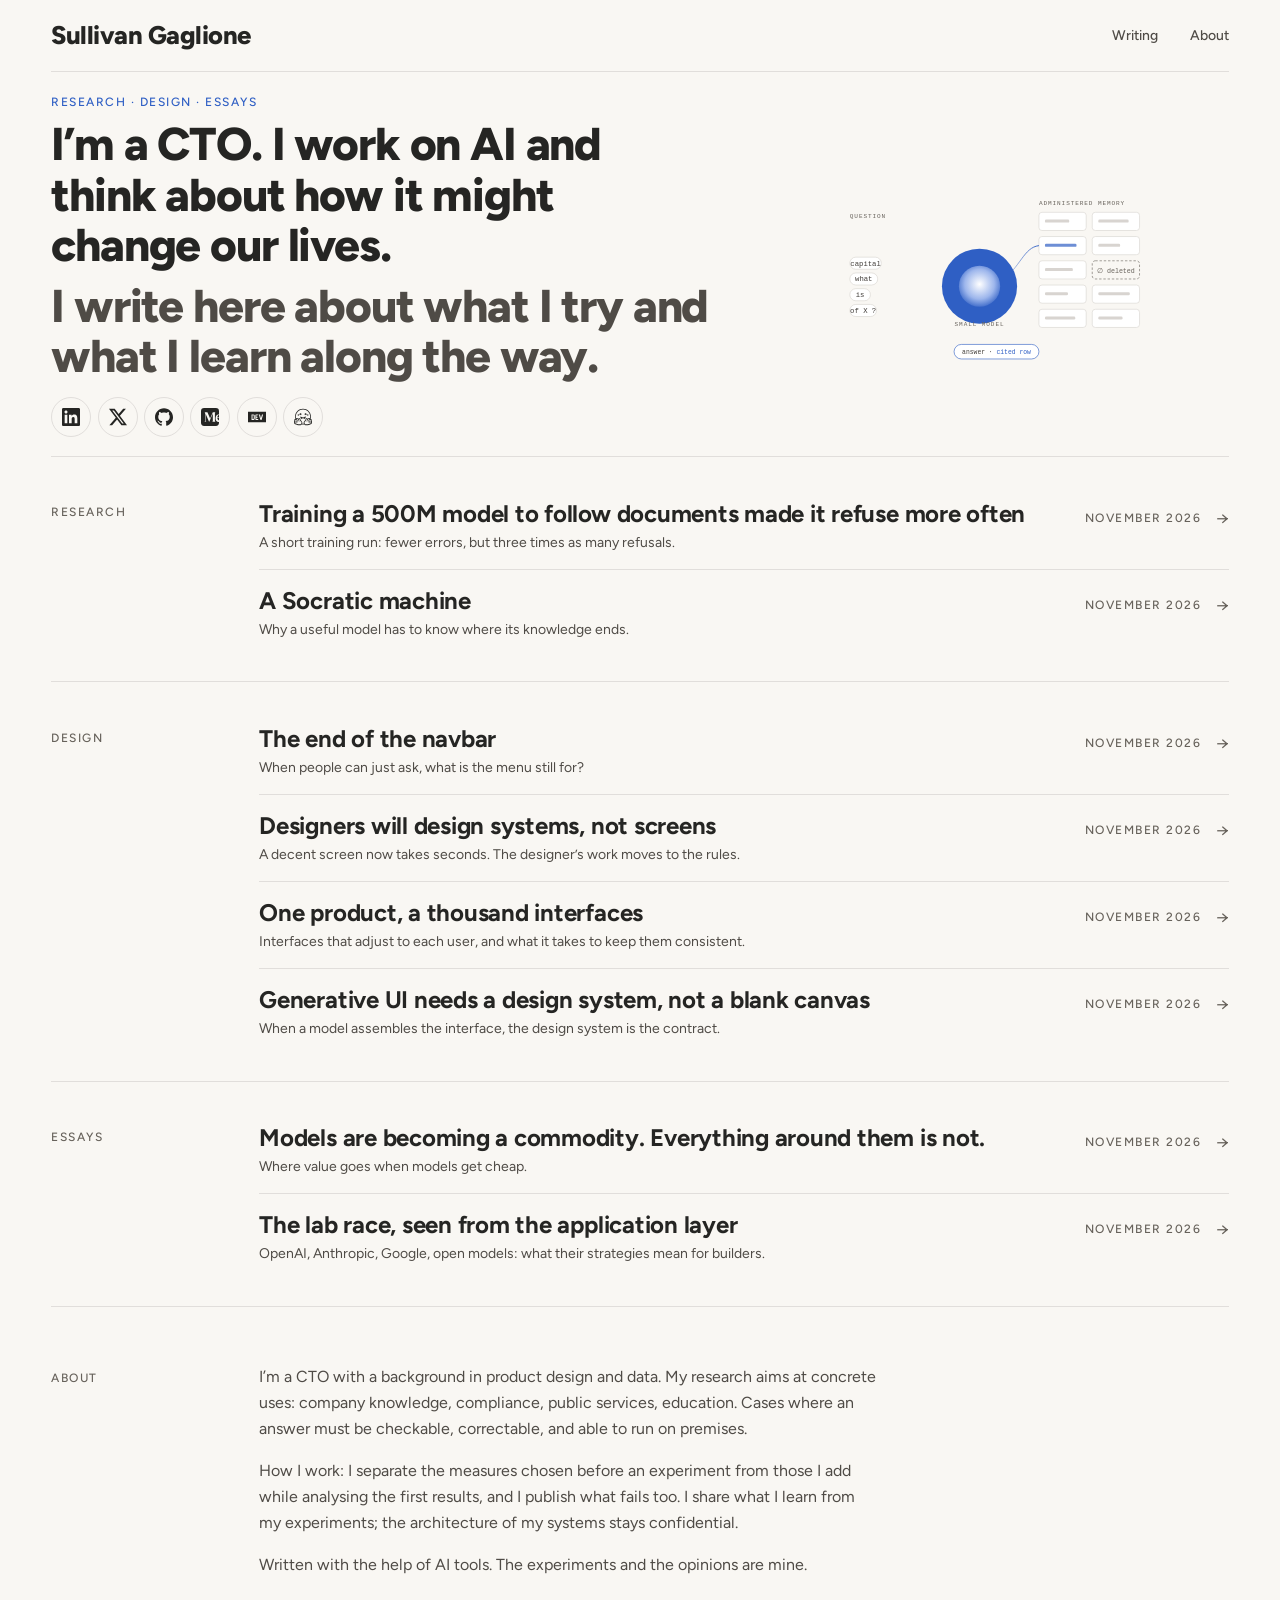
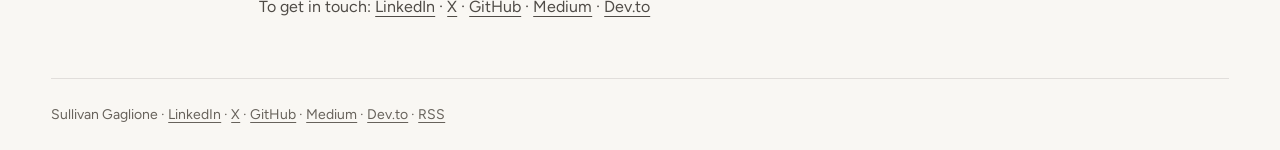
<file: index.html>
<!doctype html>
<html lang="en">
<head>
<meta charset="utf-8">
<meta name="viewport" content="width=device-width, initial-scale=1">
<meta name="theme-color" content="#21201e" media="(prefers-color-scheme: dark)"><meta name="theme-color" content="#f9f7f3" media="(prefers-color-scheme: light)">
<title>Sullivan Gaglione — Small models, reliable memory</title>
<meta name="description" content="Sullivan Gaglione, CTO. Experiments on small language models, memory you can correct and abstention, and the interfaces built around their failures.">
<meta property="og:title" content="Sullivan Gaglione — Small models, reliable memory">
<meta property="og:description" content="Sullivan Gaglione, CTO. Experiments on small language models, memory you can correct and abstention, and the interfaces built around their failures.">
<meta property="og:type" content="website">
<link rel="canonical" href="https://s-gaglione.github.io/">
<meta property="og:url" content="https://s-gaglione.github.io/">
<meta property="og:image" content="https://s-gaglione.github.io/og.png">
<meta property="og:image:width" content="1200"><meta property="og:image:height" content="630">
<meta name="twitter:card" content="summary_large_image">
<link rel="stylesheet" href="style.css?v=06e14743">
<link rel="preconnect" href="https://fonts.googleapis.com"><link rel="preconnect" href="https://fonts.gstatic.com" crossorigin>
<link rel="stylesheet" href="https://fonts.googleapis.com/css2?family=Figtree:wght@300..900&family=DM+Mono:wght@400;500&display=swap">
<link rel="stylesheet" href="theme-atelier.css?v=06e14743">

<link rel="alternate" type="application/rss+xml" title="Sullivan Gaglione" href="feed.xml">
</head>
<body>

<a class="skip" href="#main">Skip to content</a>
<div class="shell">
<header class="top">
<a class="brand" href="./">Sullivan Gaglione</a>
<nav class="nav" aria-label="Main"><a href="#writing">Writing</a><a href="#about">About</a></nav>
</header>
<main id="main">

<section class="hero hero-compact" aria-labelledby="title">
<div>
<p class="eyebrow">Research · Design · Essays</p>
<h1 id="title" class="sr-only">Sullivan Gaglione</h1>
<p class="intro">I’m a CTO. I work on AI and think about how it might change our lives.</p>
<p class="intro intro-2">I write here about what I try and what I learn along the way.</p>

<p class="links pills social"><a href="https://www.linkedin.com/in/sullivan-gaglione-b65a203a/" rel="me" aria-label="LinkedIn" title="LinkedIn"><svg viewBox="0 0 24 24" width="18" height="18" aria-hidden="true" fill="currentColor"><path d="M20.447 20.452h-3.554v-5.569c0-1.328-.027-3.037-1.852-3.037-1.853 0-2.136 1.445-2.136 2.939v5.667H9.351V9h3.414v1.561h.046c.477-.9 1.637-1.85 3.37-1.85 3.601 0 4.267 2.37 4.267 5.455v6.286zM5.337 7.433c-1.144 0-2.063-.926-2.063-2.065 0-1.138.92-2.063 2.063-2.063 1.14 0 2.064.925 2.064 2.063 0 1.139-.925 2.065-2.064 2.065zm1.782 13.019H3.555V9h3.564v11.452zM22.225 0H1.771C.792 0 0 .774 0 1.729v20.542C0 23.227.792 24 1.771 24h20.451C23.2 24 24 23.227 24 22.271V1.729C24 .774 23.2 0 22.222 0h.003z"/></svg></a><a href="https://x.com/sugaglione" rel="me" aria-label="X" title="X"><svg viewBox="0 0 24 24" width="18" height="18" aria-hidden="true" fill="currentColor"><path d="M18.901 1.153h3.68l-8.04 9.19L24 22.846h-7.406l-5.8-7.584-6.638 7.584H.474l8.6-9.83L0 1.154h7.594l5.243 6.932ZM17.61 20.644h2.039L6.486 3.24H4.298Z"/></svg></a><a href="https://github.com/s-gaglione" rel="me" aria-label="GitHub" title="GitHub"><svg viewBox="0 0 24 24" width="18" height="18" aria-hidden="true" fill="currentColor"><path d="M12 .297c-6.63 0-12 5.373-12 12 0 5.303 3.438 9.8 8.205 11.385.6.113.82-.258.82-.577 0-.285-.01-1.04-.015-2.04-3.338.724-4.042-1.61-4.042-1.61C4.422 18.07 3.633 17.7 3.633 17.7c-1.087-.744.084-.729.084-.729 1.205.084 1.838 1.236 1.838 1.236 1.07 1.835 2.809 1.305 3.495.998.108-.776.417-1.305.76-1.605-2.665-.3-5.466-1.332-5.466-5.93 0-1.31.465-2.38 1.235-3.22-.135-.303-.54-1.523.105-3.176 0 0 1.005-.322 3.3 1.23.96-.267 1.98-.399 3-.405 1.02.006 2.04.138 3 .405 2.28-1.552 3.285-1.23 3.285-1.23.645 1.653.24 2.873.12 3.176.765.84 1.23 1.91 1.23 3.22 0 4.61-2.805 5.625-5.475 5.92.42.36.81 1.096.81 2.22 0 1.606-.015 2.896-.015 3.286 0 .315.21.69.825.57C20.565 22.092 24 17.592 24 12.297c0-6.627-5.373-12-12-12"/></svg></a><a href="https://medium.com/@su8" rel="me" aria-label="Medium" title="Medium"><svg viewBox="0 0 24 24" width="18" height="18" aria-hidden="true" fill="currentColor"><path d="M4.21 0A4.201 4.201 0 0 0 0 4.21v15.58A4.201 4.201 0 0 0 4.21 24h15.58A4.201 4.201 0 0 0 24 19.79v-1.093c-.137.013-.278.02-.422.02-2.577 0-4.027-2.146-4.09-4.832a7.592 7.592 0 0 1 .022-.708c.093-1.186.475-2.241 1.105-3.022a3.885 3.885 0 0 1 1.395-1.1c.468-.237 1.127-.367 1.664-.367h.023c.101 0 .202.004.303.01V4.211A4.201 4.201 0 0 0 19.79 0Zm.198 5.583h4.165l3.588 8.435 3.59-8.435h3.864v.146l-.019.004c-.705.16-1.063.397-1.063 1.254h-.003l.003 10.274c.06.676.424.885 1.063 1.03l.02.004v.145h-4.923v-.145l.019-.005c.639-.144.994-.353 1.054-1.03V7.267l-4.745 11.15h-.261L6.15 7.569v9.445c0 .857.358 1.094 1.063 1.253l.02.004v.147H4.405v-.147l.019-.004c.705-.16 1.065-.397 1.065-1.253V6.987c0-.857-.358-1.094-1.064-1.254l-.018-.004zm19.25 3.668c-1.086.023-1.733 1.323-1.813 3.124H24V9.298a1.378 1.378 0 0 0-.342-.047Zm-1.862 3.632c-.1 1.756.86 3.239 2.204 3.634v-3.634z"/></svg></a><a href="https://dev.to/sgaglione" rel="me" aria-label="Dev.to" title="Dev.to"><svg viewBox="0 0 24 24" width="18" height="18" aria-hidden="true" fill="currentColor"><path d="M7.42 10.05c-.18-.16-.46-.23-.84-.23H6l.02 2.44.04 2.45.56-.02c.41 0 .63-.07.83-.26.24-.24.26-.36.26-2.2 0-1.91-.02-1.96-.29-2.18zM0 4.94v14.12h24V4.94H0zM8.56 15.3c-.44.58-1.06.77-2.53.77H4.71V8.53h1.4c1.67 0 2.16.18 2.6.9.27.43.29.6.32 2.57.05 2.23-.02 2.73-.47 3.3zm5.09-5.47h-2.47v1.77h1.52v1.28l-.72.04-.75.03v1.77l1.22.03 1.2.04v1.28h-1.6c-1.53 0-1.6-.01-1.87-.3l-.3-.28v-3.16c0-3.02.01-3.18.25-3.48.23-.31.25-.31 1.88-.31h1.64v1.3zm4.68 5.45c-.17.43-.64.79-1 .79-.18 0-.45-.15-.67-.39-.32-.32-.45-.63-.82-2.08l-.9-3.39-.45-1.67h.76c.4 0 .75.02.75.05 0 .06 1.16 4.54 1.26 4.83.04.15.32-.7.73-2.3l.66-2.52.74-.04c.4-.02.73 0 .73.04 0 .14-1.67 6.38-1.8 6.68z"/></svg></a><a href="https://huggingface.co/sgaglione" rel="me" aria-label="Hugging Face" title="Hugging Face"><svg viewBox="0 0 24 24" width="18" height="18" aria-hidden="true" fill="currentColor"><path d="M1.4446 11.5059c0 1.1021.1673 2.1585.4847 3.1563-.0378-.0028-.0691-.0058-.1058-.0058-.4209 0-.8015.16-1.0704.4512-.3454.3737-.4984.8335-.4316 1.293a1.576 1.576 0 0 0 .2148.5978c-.2319.1864-.4018.4456-.4844.7578-.0646.2448-.131.7543.2149 1.2794a1.4552 1.4552 0 0 0-.0625.1055c-.208.3923-.2207.8372-.0371 1.25.2783.6258.9696 1.1175 2.3126 1.6467.8356.3292 1.5988.5411 1.6056.543 1.1046.2847 2.104.4277 2.969.4277 1.4173 0 2.4754-.3849 3.1525-1.1446 1.538.2651 2.791.1403 3.592.006.6773.7555 1.7332 1.1387 3.1467 1.1387.8649 0 1.8643-.143 2.969-.4278.0068-.0019.77-.2138 1.6056-.543 1.343-.5292 2.0343-1.0208 2.3126-1.6466.1836-.4129.171-.8577-.037-1.25a1.4685 1.4685 0 0 0-.0626-.1056c.346-.525.2795-1.0346.2149-1.2793-.0826-.3122-.2525-.5714-.4844-.7579.11-.1816.1831-.3788.2148-.5977.0669-.4595-.0862-.9193-.4316-1.293-.2688-.2913-.6495-.4513-1.0704-.4513-.0209 0-.0376.0008-.0588.0018.3162-.9966.4846-2.0518.4846-3.1523 0-5.807-4.7362-10.5144-10.5789-10.5144-5.8426 0-10.5788 4.7073-10.5788 10.5144Zm10.5788-9.4831c5.2727 0 9.5476 4.246 9.5476 9.483a9.4201 9.4201 0 0 1-.2696 2.2365c-.0039-.0047-.0079-.011-.0117-.0156-.274-.3255-.6679-.5059-1.1075-.5059-.352 0-.714.1155-1.0763.3438-.2403.1517-.5058.422-.7793.7598-.2534-.3492-.608-.5832-1.0137-.6465a1.5174 1.5174 0 0 0-.2344-.0176c-.9263 0-1.4828.7993-1.6935 1.5177-.1046.2426-.6065 1.3482-1.3614 2.0978-1.1681 1.1601-1.4458 2.3534-.8396 3.6382-.843.1029-1.5836.0927-2.365-.006.5906-1.212.3626-2.4388-.8426-3.6322-.755-.7496-1.2568-1.8552-1.3614-2.0978-.2107-.7184-.7673-1.5177-1.6935-1.5177-.078 0-.1568.0054-.2344.0176-.4057.0633-.7604.2973-1.0137.6465-.2735-.3379-.539-.6081-.7794-.7598-.3622-.2283-.7243-.3438-1.0762-.3438-.4266 0-.8094.171-1.0821.4786a9.4208 9.4208 0 0 1-.2598-2.1936c0-5.237 4.2749-9.483 9.5475-9.483zM8.6443 7.0036c-.4838.0043-.9503.2667-1.1934.7227-.3536.6633-.1006 1.4873.5645 1.84.351.1862.4883-.5261.836-.6485.3107-.1095.841.399 1.0078.086.3536-.6634.1025-1.4874-.5625-1.84a1.3659 1.3659 0 0 0-.6524-.1602Zm6.8403 0c-.2199-.002-.4426.05-.6504.1602-.665.3526-.9181 1.1766-.5645 1.84.1669.313.6971-.1955 1.0079-.086.3476.1224.4867.8347.838.6485.6649-.3527.916-1.1767.5624-1.84-.243-.456-.7096-.7184-1.1934-.7227Zm-9.7565 1.418a.8768.8768 0 0 0-.877.877c0 .4846.3925.877.877.877a.8768.8768 0 0 0 .877-.877.8768.8768 0 0 0-.877-.877zm12.6434 0c-.4845 0-.879.3925-.879.877 0 .4846.3945.877.879.877a.8768.8768 0 0 0 .877-.877.8768.8768 0 0 0-.877-.877zM8.7927 11.459c-.179-.003-.2793.1107-.2793.416 0 .8097.3874 2.125 1.4279 2.924.207-.7123 1.3453-1.2832 1.5079-1.2012.2315.1167.2191.4417.6074.7266.3884-.285.374-.6098.6056-.7266.1627-.082 1.3009.4889 1.5079 1.2012 1.0404-.799 1.4278-2.1144 1.4278-2.924 0-1.2212-1.583.6402-3.5413.6485-1.4686-.0061-2.7266-1.0558-3.2639-1.0645zM4.312 14.4768c.5792.365 1.6964 2.2751 2.1056 3.0177.1371.2488.371.3536.582.3536.4188 0 .7465-.4138.0391-.9395-1.0636-.791-.6914-2.0846-.1836-2.1642a.4302.4302 0 0 1 .0664-.004c.4616 0 .666.7892.666.7892s.5959 1.4898 1.6213 2.508c.942.9356 1.062 1.703.4961 2.6661-.0164-.004-.0159.0236-.1484.2149-.1853.2673-.4322.4688-.7188.6152-.5062.2269-1.1397.2696-1.7833.2696-1.037 0-2.1017-.1824-2.6975-.336-.0293-.0075-3.6505-.9567-3.1916-1.8224.0771-.1454.2033-.2031.3633-.2031.6463 0 1.823.9551 2.3283.9551.113 0 .196-.0865.2285-.2031.2249-.8045-3.2787-1.0522-2.9846-2.1642.0519-.1967.193-.2757.3907-.2754.854 0 2.7704 1.4923 3.172 1.4923.0307 0 .0525-.0085.0645-.0274.2012-.3227.1096-.5865-1.3087-1.4395-1.4182-.8533-2.4315-1.329-1.8653-1.9416.0651-.0707.1574-.1015.2695-.1015.8611.0002 2.8948 1.84 2.8948 1.84s.5487.5683.8809.5683c.0762 0 .1416-.0315.1855-.1054.2355-.3946-2.1858-2.2183-2.3224-2.971-.0926-.51.0641-.7676.3555-.7676-.0006.008.1701-.0285.4942.1759zm16.2257.5918c-.1366.7526-2.5579 2.5764-2.3224 2.9709.044.074.1092.1055.1855.1055.3321 0 .881-.5684.881-.5684s2.0336-1.8397 2.8947-1.84c.1121 0 .2044.0308.2695.1016.5662.6125-.447 1.0882-1.8653 1.9415-1.4183.853-1.51 1.1168-1.3087 1.4396.012.0188.0337.0273.0644.0273.4016 0 2.3181-1.4923 3.1721-1.4923.1977-.0002.3388.0787.3907.2754.294 1.112-3.2095 1.3597-2.9846 2.1642.0325.1166.1156.2032.2285.2032.5054 0 1.682-.9552 2.3283-.9552.16 0 .2862.0577.3633.2032.459.8656-3.1623 1.8149-3.1916 1.8224-.5958.1535-1.6605.336-2.6975.336-.6351 0-1.261-.0409-1.7638-.2599-.2949-.1472-.5488-.3516-.7383-.625-.0411-.0682-.1026-.1476-.1426-.205-.5726-.9679-.455-1.7371.4903-2.676 1.0254-1.0182 1.6212-2.508 1.6212-2.508s.2044-.7891.666-.7891a.4318.4318 0 0 1 .0665.0039c.5078.0796.88 1.3732-.1836 2.1642-.7074.5257-.3797.9395.039.9395.211 0 .445-.1047.5821-.3535.4092-.7426 1.5264-2.6527 2.1056-3.0178.5588-.3524.99-.1816.8497.5918z"/></svg></a></p>
</div>

<figure class="hero-anim">
<svg class="anim" viewBox="0 0 520 330" role="img" aria-label="Target architecture: a question flows into a small model, which looks up an external memory, finds one entry deleted, and returns a cited answer.">
<defs>
<radialGradient id="g-core" cx="50%" cy="45%" r="60%"><stop offset="0%" stop-color="#c9b8ff"/><stop offset="60%" stop-color="#8ab4ff"/><stop offset="100%" stop-color="#3b5ea8"/></radialGradient>
<linearGradient id="g-line" x1="0" x2="1"><stop offset="0%" stop-color="#8ab4ff" stop-opacity=".1"/><stop offset="100%" stop-color="#8ab4ff"/></linearGradient>
</defs>
<text x="18" y="60" font-family="ui-monospace,monospace" font-size="10" fill="#5d6b88" letter-spacing="1.5">QUESTION</text>
<g font-family="ui-monospace,monospace" font-size="10.5" fill="#e7ecf6">
<g class="tok" style="animation-delay:0s"><rect x="18" y="150" width="46" height="20" rx="10" fill="#14213f" stroke="#2a3a5c"/><text x="41" y="164" text-anchor="middle">what</text></g>
<g class="tok" style="animation-delay:.25s"><rect x="18" y="176" width="34" height="20" rx="10" fill="#14213f" stroke="#2a3a5c"/><text x="35" y="190" text-anchor="middle">is</text></g>
<g class="tok" style="animation-delay:.5s"><rect x="18" y="124" width="52" height="20" rx="10" fill="#14213f" stroke="#2a3a5c"/><text x="44" y="138" text-anchor="middle">capital</text></g>
<g class="tok" style="animation-delay:.75s"><rect x="18" y="202" width="44" height="20" rx="10" fill="#14213f" stroke="#2a3a5c"/><text x="40" y="216" text-anchor="middle">of X ?</text></g>
</g>
<circle class="halo" cx="232" cy="172" r="62" fill="#8ab4ff"/>
<circle class="core" cx="232" cy="172" r="34" fill="url(#g-core)"/>
<text x="232" y="238" text-anchor="middle" font-family="ui-monospace,monospace" font-size="10" fill="#9aa7c0" letter-spacing="1.5">SMALL MODEL</text>
<text x="330" y="38" font-family="ui-monospace,monospace" font-size="10" fill="#5d6b88" letter-spacing="1.5">ADMINISTERED MEMORY</text>
<g stroke="#2a3a5c" stroke-width="1">
<rect class="drawer" x="330" y="50" width="78" height="30" rx="5" fill="#101b33"/><rect class="drawer" x="418" y="50" width="78" height="30" rx="5" fill="#101b33"/>
<rect class="drawer hit" x="330" y="90" width="78" height="30" rx="5" fill="#101b33" style="animation-delay:.2s"/><rect class="drawer" x="418" y="90" width="78" height="30" rx="5" fill="#101b33"/>
<rect class="drawer" x="330" y="130" width="78" height="30" rx="5" fill="#101b33"/><rect x="418" y="130" width="78" height="30" rx="5" fill="none" stroke="#5d6b88" stroke-dasharray="4 3"/>
<rect class="drawer" x="330" y="170" width="78" height="30" rx="5" fill="#101b33"/><rect class="drawer" x="418" y="170" width="78" height="30" rx="5" fill="#101b33"/>
<rect class="drawer" x="330" y="210" width="78" height="30" rx="5" fill="#101b33"/><rect class="drawer" x="418" y="210" width="78" height="30" rx="5" fill="#101b33"/>
</g>
<g fill="#2a3a5c"><rect x="340" y="62" width="40" height="5" rx="2"/><rect x="428" y="62" width="50" height="5" rx="2"/><rect x="340" y="102" width="52" height="5" rx="2" fill="#8ab4ff" opacity=".7"/><rect x="428" y="102" width="36" height="5" rx="2"/><rect x="340" y="142" width="46" height="5" rx="2"/><rect x="340" y="182" width="38" height="5" rx="2"/><rect x="428" y="182" width="52" height="5" rx="2"/><rect x="340" y="222" width="50" height="5" rx="2"/><rect x="428" y="222" width="40" height="5" rx="2"/></g>
<text x="457" y="150" text-anchor="middle" font-family="ui-monospace,monospace" font-size="11" fill="#5d6b88">∅ deleted</text>
<path class="probe" d="M266 166 C 300 140, 305 108, 330 105" fill="none" stroke="url(#g-line)" stroke-width="1.6"/>
<g class="answer" font-family="ui-monospace,monospace" font-size="10.5">
<rect x="190" y="268" width="140" height="24" rx="12" fill="#14213f" stroke="#8ab4ff"/>
<text x="260" y="284" text-anchor="middle" fill="#e7ecf6">answer · <tspan fill="#8ab4ff">cited row</tspan></text>
</g>
</svg>
<figcaption class="anim-cap">The idea: knowledge stays outside the model, in a memory people can correct.</figcaption>
</figure>
</section>

<section class="section list" id="writing">
<h2>Research</h2>
<div>
<a class="row" href="writing/small-faithful-model/">
<span class="row-text"><span class="row-title">Training a 500M model to follow documents made it refuse more often</span><span class="row-sum">A short training run: fewer errors, but three times as many refusals.</span></span>
<span class="row-side"><span class="row-date">November 2026</span><span class="row-arrow" aria-hidden="true">→</span></span>
</a>
<a class="row" href="writing/socratic-machine/">
<span class="row-text"><span class="row-title">A Socratic machine</span><span class="row-sum">Why a useful model has to know where its knowledge ends.</span></span>
<span class="row-side"><span class="row-date">November 2026</span><span class="row-arrow" aria-hidden="true">→</span></span>
</a>
</div>
</section>

<section class="section list">
<h2>Design</h2>
<div>
<a class="row" href="writing/end-of-the-navbar/">
<span class="row-text"><span class="row-title">The end of the navbar</span><span class="row-sum">When people can just ask, what is the menu still for?</span></span>
<span class="row-side"><span class="row-date">November 2026</span><span class="row-arrow" aria-hidden="true">→</span></span>
</a>
<a class="row" href="writing/systems-not-screens/">
<span class="row-text"><span class="row-title">Designers will design systems, not screens</span><span class="row-sum">A decent screen now takes seconds. The designer’s work moves to the rules.</span></span>
<span class="row-side"><span class="row-date">November 2026</span><span class="row-arrow" aria-hidden="true">→</span></span>
</a>
<a class="row" href="writing/interfaces-that-adapt/">
<span class="row-text"><span class="row-title">One product, a thousand interfaces</span><span class="row-sum">Interfaces that adjust to each user, and what it takes to keep them consistent.</span></span>
<span class="row-side"><span class="row-date">November 2026</span><span class="row-arrow" aria-hidden="true">→</span></span>
</a>
<a class="row" href="writing/generative-ui/">
<span class="row-text"><span class="row-title">Generative UI needs a design system, not a blank canvas</span><span class="row-sum">When a model assembles the interface, the design system is the contract.</span></span>
<span class="row-side"><span class="row-date">November 2026</span><span class="row-arrow" aria-hidden="true">→</span></span>
</a>
</div>
</section>

<section class="section list">
<h2>Essays</h2>
<div>
<a class="row" href="writing/models-are-a-commodity/">
<span class="row-text"><span class="row-title">Models are becoming a commodity. Everything around them is not.</span><span class="row-sum">Where value goes when models get cheap.</span></span>
<span class="row-side"><span class="row-date">November 2026</span><span class="row-arrow" aria-hidden="true">→</span></span>
</a>
<a class="row" href="writing/the-lab-race/">
<span class="row-text"><span class="row-title">The lab race, seen from the application layer</span><span class="row-sum">OpenAI, Anthropic, Google, open models: what their strategies mean for builders.</span></span>
<span class="row-side"><span class="row-date">November 2026</span><span class="row-arrow" aria-hidden="true">→</span></span>
</a>
</div>
</section>


<section class="section" id="about">
<h2>About</h2>
<div>
<p>I’m a CTO with a background in product design and data. My research aims at concrete uses: company knowledge, compliance, public services, education. Cases where an answer must be checkable, correctable, and able to run on premises.</p>
<p>How I work: I separate the measures chosen before an experiment from those I add while analysing the first results, and I publish what fails too. I share what I learn from my experiments; the architecture of my systems stays confidential.</p>
<p>Written with the help of AI tools. The experiments and the opinions are mine.</p>
<p>To get in touch: <a href="https://www.linkedin.com/in/sullivan-gaglione-b65a203a/">LinkedIn</a> · <a href="https://x.com/sugaglione">X</a> · <a href="https://github.com/s-gaglione">GitHub</a> · <a href="https://medium.com/@su8">Medium</a> · <a href="https://dev.to/sgaglione">Dev.to</a></p>
</div>
</section>
</main>
<footer class="bottom"><p>Sullivan Gaglione · <a href="https://www.linkedin.com/in/sullivan-gaglione-b65a203a/">LinkedIn</a> · <a href="https://x.com/sugaglione">X</a> · <a href="https://github.com/s-gaglione">GitHub</a> · <a href="https://medium.com/@su8">Medium</a> · <a href="https://dev.to/sgaglione">Dev.to</a> · <a href="feed.xml">RSS</a></p></footer>
</div>

</body>
</html>
</file>
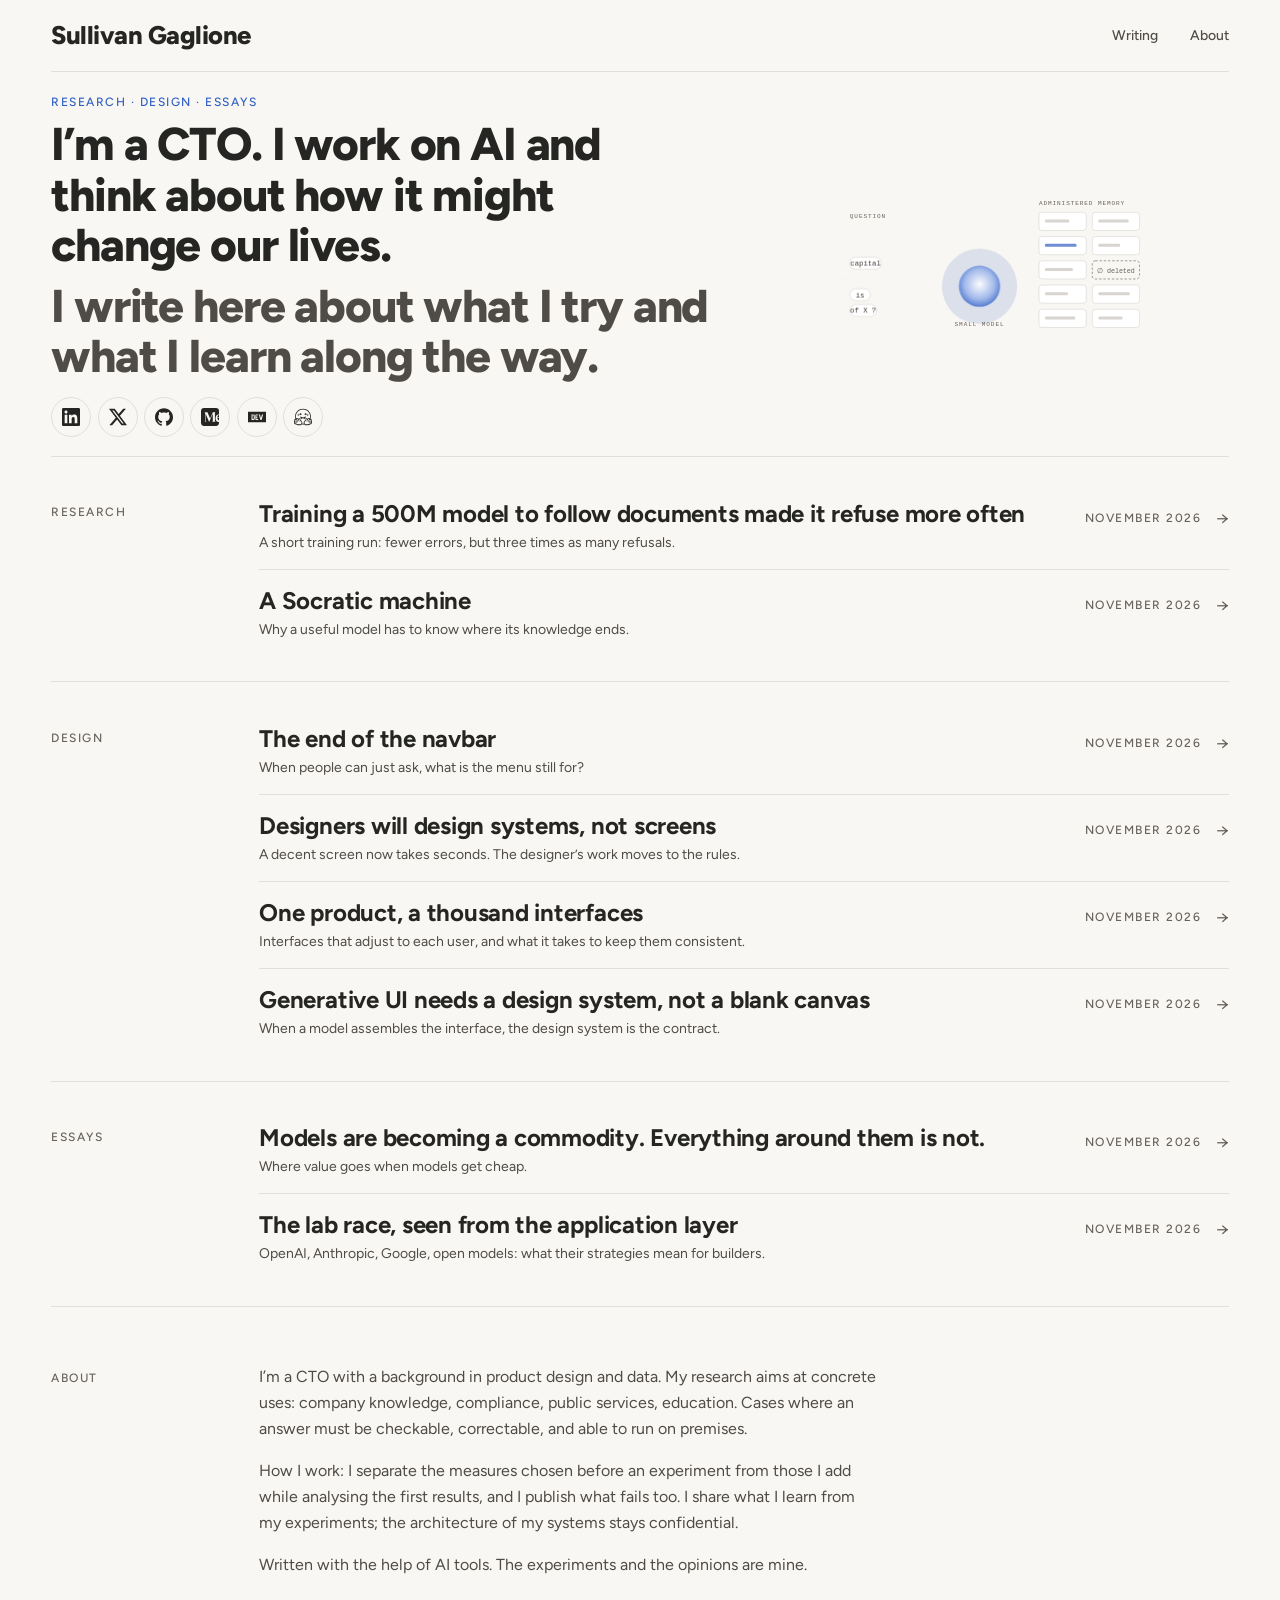
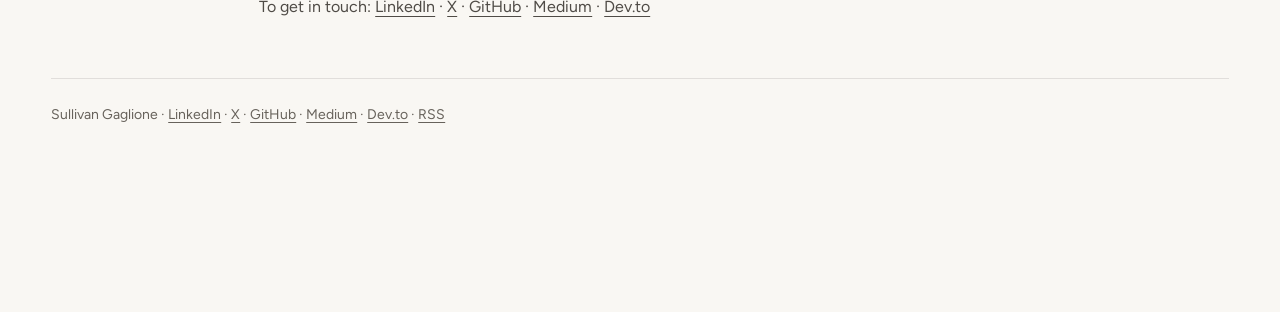
<file: writing/index.html>
<!doctype html><html lang="en"><head><meta charset="utf-8"><meta http-equiv="refresh" content="0; url=../#writing"><link rel="canonical" href="../#writing"><title>Sullivan Gaglione</title></head><body><a href="../#writing">Sullivan Gaglione</a></body></html>
</file>
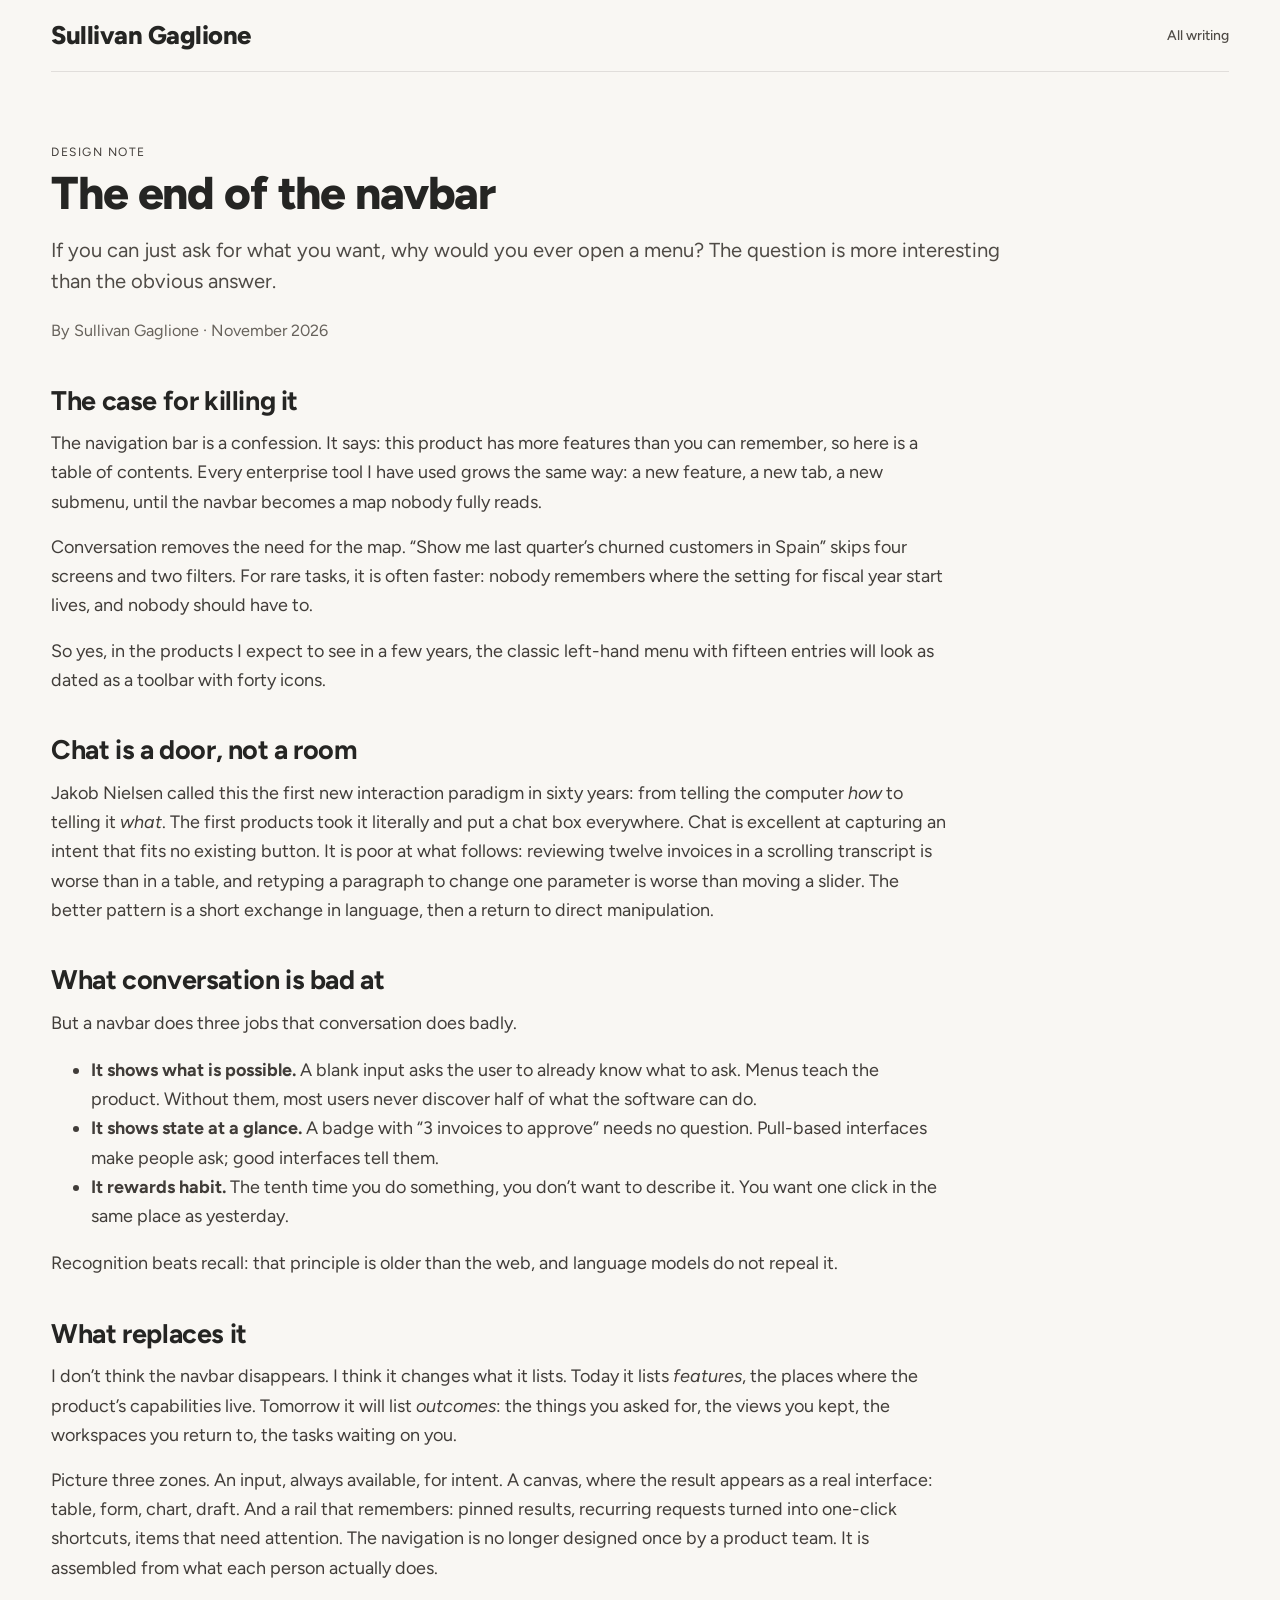
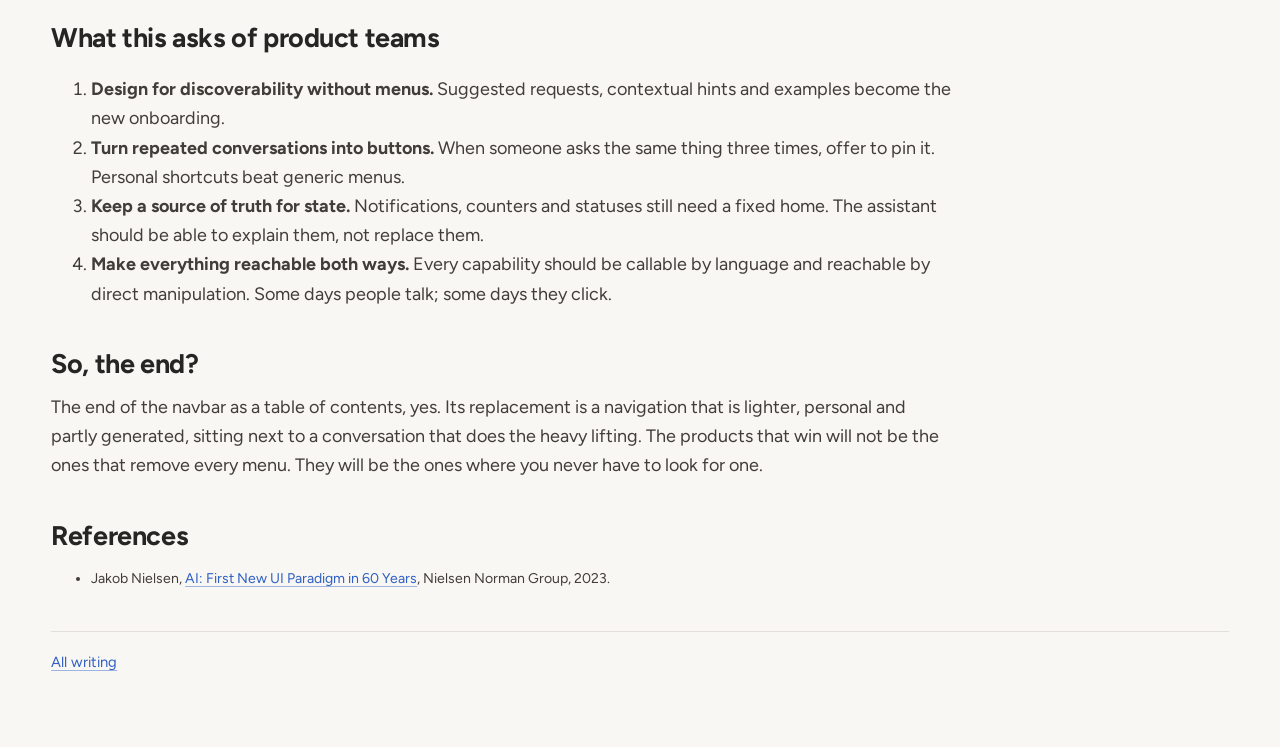
<file: writing/end-of-the-navbar/index.html>
<!doctype html>
<html lang="en">
<head>
<meta charset="utf-8">
<meta name="viewport" content="width=device-width, initial-scale=1">
<meta name="theme-color" content="#21201e" media="(prefers-color-scheme: dark)"><meta name="theme-color" content="#f9f7f3" media="(prefers-color-scheme: light)">
<title>The end of the navbar — Sullivan Gaglione</title>
<meta name="description" content="If people can simply ask, why keep menus? A look at what conversational software does to navigation, and what survives.">
<meta property="og:title" content="The end of the navbar">
<meta property="og:description" content="If people can simply ask, why keep menus? A look at what conversational software does to navigation, and what survives.">
<meta property="og:type" content="article">
<link rel="canonical" href="https://s-gaglione.github.io/writing/end-of-the-navbar/">
<meta property="og:url" content="https://s-gaglione.github.io/writing/end-of-the-navbar/">
<meta property="og:image" content="https://s-gaglione.github.io/og.png">
<meta property="og:image:width" content="1200"><meta property="og:image:height" content="630">
<meta name="twitter:card" content="summary_large_image">
<link rel="stylesheet" href="../../style.css?v=06e14743">
<link rel="preconnect" href="https://fonts.googleapis.com"><link rel="preconnect" href="https://fonts.gstatic.com" crossorigin>
<link rel="stylesheet" href="https://fonts.googleapis.com/css2?family=Figtree:wght@300..900&family=DM+Mono:wght@400;500&display=swap">
<link rel="stylesheet" href="../../theme-atelier.css?v=06e14743">

<link rel="alternate" type="application/rss+xml" title="Sullivan Gaglione" href="../../feed.xml">
</head>
<body>

<div class="shell narrow"><header class="top"><a class="brand" href="../../">Sullivan Gaglione</a><nav class="nav"><a href="../../#writing">All writing</a></nav></header></div>
<main class="article">
<article>
<p class="meta">Design note</p>
<h1>The end of the navbar</h1>
<p class="lede">If you can just ask for what you want, why would you ever open a menu? The question is more interesting than the obvious answer.</p>
<p class="byline">By Sullivan Gaglione · November 2026</p>
<h2>The case for killing it</h2>
<p>The navigation bar is a confession. It says: this product has more features than you can remember, so here is a table of contents. Every enterprise tool I have used grows the same way: a new feature, a new tab, a new submenu, until the navbar becomes a map nobody fully reads.</p>
<p>Conversation removes the need for the map. “Show me last quarter’s churned customers in Spain” skips four screens and two filters. For rare tasks, it is often faster: nobody remembers where the setting for fiscal year start lives, and nobody should have to.</p>
<p>So yes, in the products I expect to see in a few years, the classic left-hand menu with fifteen entries will look as dated as a toolbar with forty icons.</p>
<h2>Chat is a door, not a room</h2>
<p>Jakob Nielsen called this the first new interaction paradigm in sixty years: from telling the computer <em>how</em> to telling it <em>what</em>. The first products took it literally and put a chat box everywhere. Chat is excellent at capturing an intent that fits no existing button. It is poor at what follows: reviewing twelve invoices in a scrolling transcript is worse than in a table, and retyping a paragraph to change one parameter is worse than moving a slider. The better pattern is a short exchange in language, then a return to direct manipulation.</p>
<h2>What conversation is bad at</h2>
<p>But a navbar does three jobs that conversation does badly.</p>
<ul>
<li><strong>It shows what is possible.</strong> A blank input asks the user to already know what to ask. Menus teach the product. Without them, most users never discover half of what the software can do.</li>
<li><strong>It shows state at a glance.</strong> A badge with “3 invoices to approve” needs no question. Pull-based interfaces make people ask; good interfaces tell them.</li>
<li><strong>It rewards habit.</strong> The tenth time you do something, you don’t want to describe it. You want one click in the same place as yesterday.</li>
</ul>
<p>Recognition beats recall: that principle is older than the web, and language models do not repeal it.</p>
<h2>What replaces it</h2>
<p>I don’t think the navbar disappears. I think it changes what it lists. Today it lists <em>features</em>, the places where the product’s capabilities live. Tomorrow it will list <em>outcomes</em>: the things you asked for, the views you kept, the workspaces you return to, the tasks waiting on you.</p>
<p>Picture three zones. An input, always available, for intent. A canvas, where the result appears as a real interface: table, form, chart, draft. And a rail that remembers: pinned results, recurring requests turned into one-click shortcuts, items that need attention. The navigation is no longer designed once by a product team. It is assembled from what each person actually does.</p>
<h2>What this asks of product teams</h2>
<ol>
<li><strong>Design for discoverability without menus.</strong> Suggested requests, contextual hints and examples become the new onboarding.</li>
<li><strong>Turn repeated conversations into buttons.</strong> When someone asks the same thing three times, offer to pin it. Personal shortcuts beat generic menus.</li>
<li><strong>Keep a source of truth for state.</strong> Notifications, counters and statuses still need a fixed home. The assistant should be able to explain them, not replace them.</li>
<li><strong>Make everything reachable both ways.</strong> Every capability should be callable by language and reachable by direct manipulation. Some days people talk; some days they click.</li>
</ol>
<h2>So, the end?</h2>
<p>The end of the navbar as a table of contents, yes. Its replacement is a navigation that is lighter, personal and partly generated, sitting next to a conversation that does the heavy lifting. The products that win will not be the ones that remove every menu. They will be the ones where you never have to look for one.</p>
<h2>References</h2>
<ul class="refs"><li>Jakob Nielsen, <a href="https://www.nngroup.com/articles/ai-paradigm/">AI: First New UI Paradigm in 60 Years</a>, Nielsen Norman Group, 2023.</li></ul>

<footer><a href="../../#writing">All writing</a></footer>
</article>
</main>

</body>
</html>
</file>
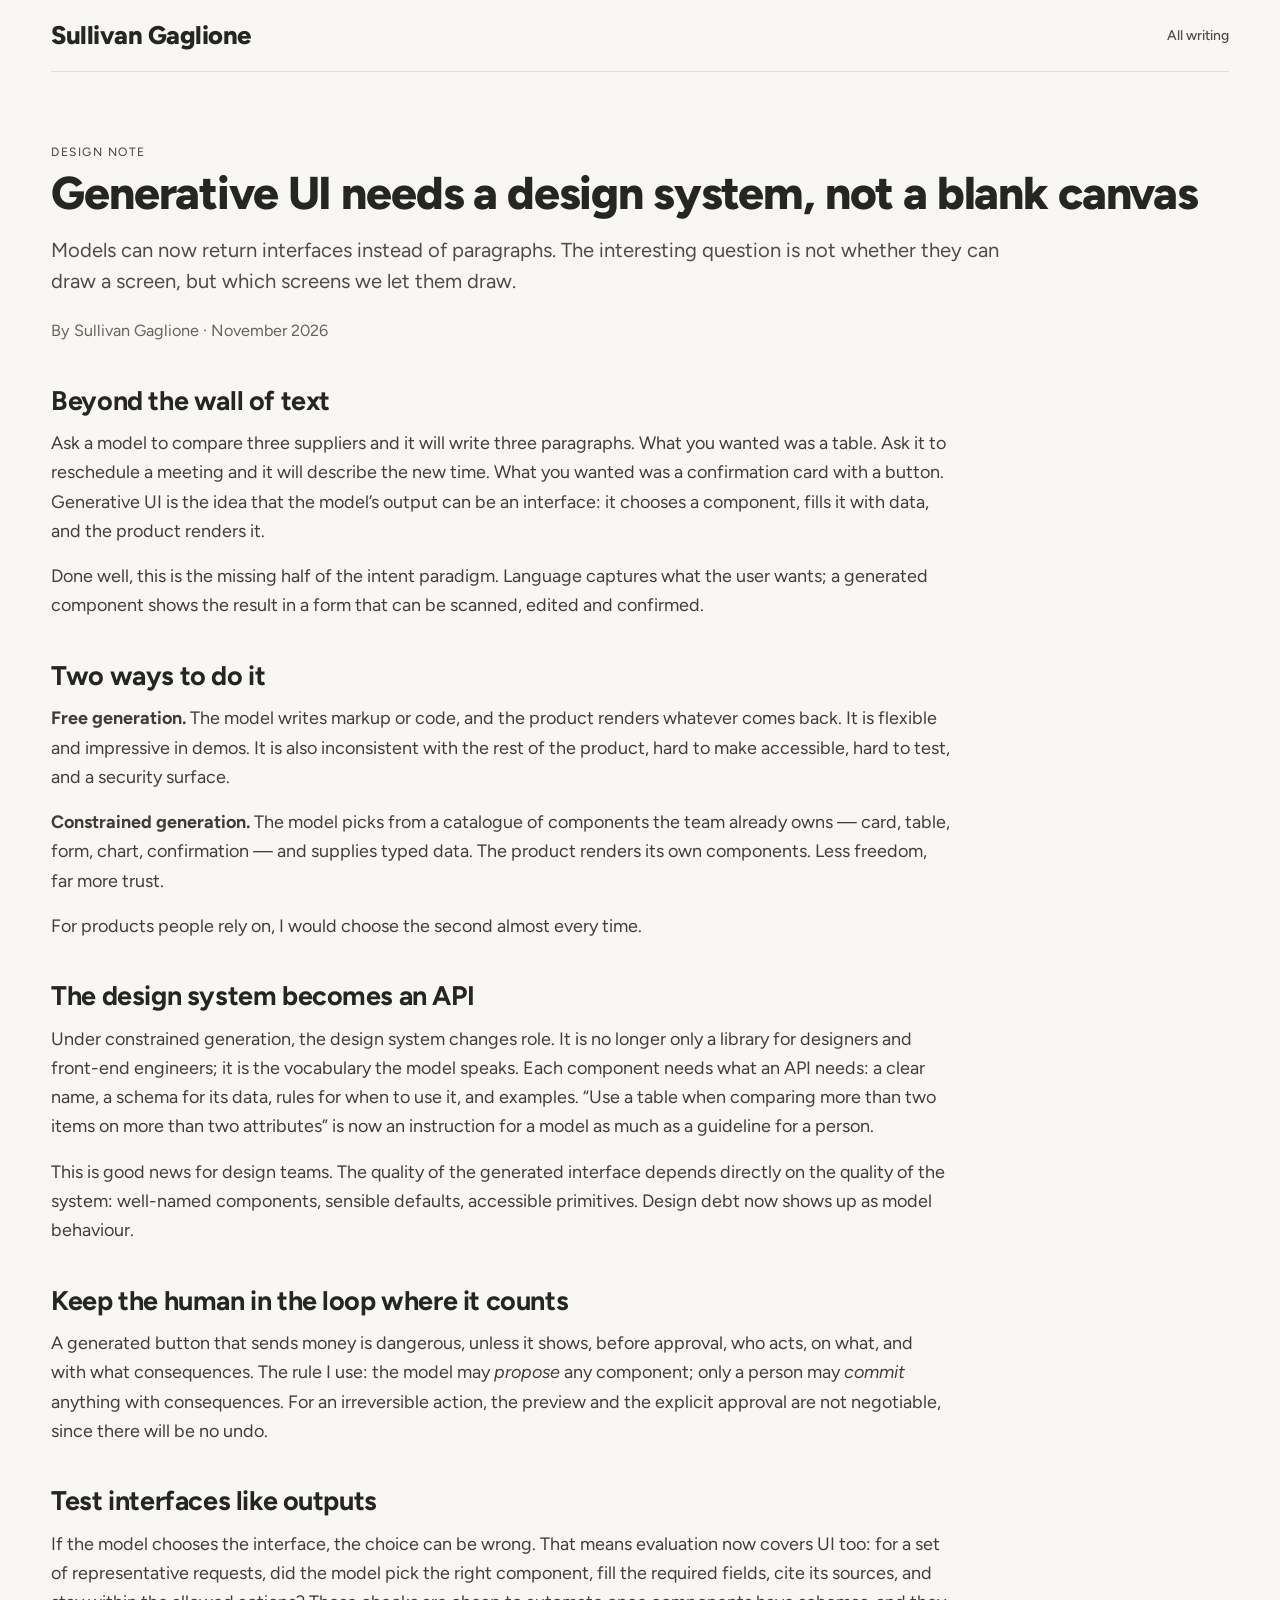
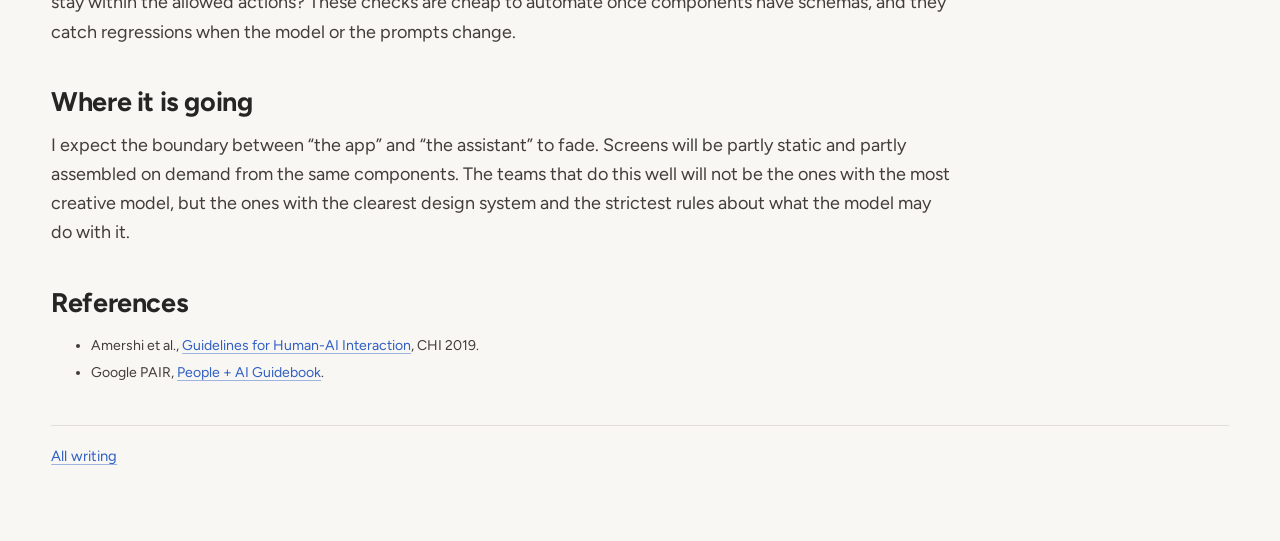
<file: writing/generative-ui/index.html>
<!doctype html>
<html lang="en">
<head>
<meta charset="utf-8">
<meta name="viewport" content="width=device-width, initial-scale=1">
<meta name="theme-color" content="#21201e" media="(prefers-color-scheme: dark)"><meta name="theme-color" content="#f9f7f3" media="(prefers-color-scheme: light)">
<title>Generative UI needs a design system, not a blank canvas — Sullivan Gaglione</title>
<meta name="description" content="When models generate interfaces, the design system becomes the contract between the model and the product.">
<meta property="og:title" content="Generative UI needs a design system, not a blank canvas">
<meta property="og:description" content="When models generate interfaces, the design system becomes the contract between the model and the product.">
<meta property="og:type" content="article">
<link rel="canonical" href="https://s-gaglione.github.io/writing/generative-ui/">
<meta property="og:url" content="https://s-gaglione.github.io/writing/generative-ui/">
<meta property="og:image" content="https://s-gaglione.github.io/og.png">
<meta property="og:image:width" content="1200"><meta property="og:image:height" content="630">
<meta name="twitter:card" content="summary_large_image">
<link rel="stylesheet" href="../../style.css?v=06e14743">
<link rel="preconnect" href="https://fonts.googleapis.com"><link rel="preconnect" href="https://fonts.gstatic.com" crossorigin>
<link rel="stylesheet" href="https://fonts.googleapis.com/css2?family=Figtree:wght@300..900&family=DM+Mono:wght@400;500&display=swap">
<link rel="stylesheet" href="../../theme-atelier.css?v=06e14743">

<link rel="alternate" type="application/rss+xml" title="Sullivan Gaglione" href="../../feed.xml">
</head>
<body>

<div class="shell narrow"><header class="top"><a class="brand" href="../../">Sullivan Gaglione</a><nav class="nav"><a href="../../#writing">All writing</a></nav></header></div>
<main class="article">
<article>
<p class="meta">Design note</p>
<h1>Generative UI needs a design system, not a blank canvas</h1>
<p class="lede">Models can now return interfaces instead of paragraphs. The interesting question is not whether they can draw a screen, but which screens we let them draw.</p>
<p class="byline">By Sullivan Gaglione · November 2026</p>
<h2>Beyond the wall of text</h2>
<p>Ask a model to compare three suppliers and it will write three paragraphs. What you wanted was a table. Ask it to reschedule a meeting and it will describe the new time. What you wanted was a confirmation card with a button. Generative UI is the idea that the model’s output can be an interface: it chooses a component, fills it with data, and the product renders it.</p>
<p>Done well, this is the missing half of the intent paradigm. Language captures what the user wants; a generated component shows the result in a form that can be scanned, edited and confirmed.</p>
<h2>Two ways to do it</h2>
<p><strong>Free generation.</strong> The model writes markup or code, and the product renders whatever comes back. It is flexible and impressive in demos. It is also inconsistent with the rest of the product, hard to make accessible, hard to test, and a security surface.</p>
<p><strong>Constrained generation.</strong> The model picks from a catalogue of components the team already owns — card, table, form, chart, confirmation — and supplies typed data. The product renders its own components. Less freedom, far more trust.</p>
<p>For products people rely on, I would choose the second almost every time.</p>
<h2>The design system becomes an API</h2>
<p>Under constrained generation, the design system changes role. It is no longer only a library for designers and front-end engineers; it is the vocabulary the model speaks. Each component needs what an API needs: a clear name, a schema for its data, rules for when to use it, and examples. “Use a table when comparing more than two items on more than two attributes” is now an instruction for a model as much as a guideline for a person.</p>
<p>This is good news for design teams. The quality of the generated interface depends directly on the quality of the system: well-named components, sensible defaults, accessible primitives. Design debt now shows up as model behaviour.</p>
<h2>Keep the human in the loop where it counts</h2>
<p>A generated button that sends money is dangerous, unless it shows, before approval, who acts, on what, and with what consequences. The rule I use: the model may <em>propose</em> any component; only a person may <em>commit</em> anything with consequences. For an irreversible action, the preview and the explicit approval are not negotiable, since there will be no undo.</p>
<h2>Test interfaces like outputs</h2>
<p>If the model chooses the interface, the choice can be wrong. That means evaluation now covers UI too: for a set of representative requests, did the model pick the right component, fill the required fields, cite its sources, and stay within the allowed actions? These checks are cheap to automate once components have schemas, and they catch regressions when the model or the prompts change.</p>
<h2>Where it is going</h2>
<p>I expect the boundary between “the app” and “the assistant” to fade. Screens will be partly static and partly assembled on demand from the same components. The teams that do this well will not be the ones with the most creative model, but the ones with the clearest design system and the strictest rules about what the model may do with it.</p>
<h2>References</h2>
<ul class="refs">
<li>Amershi et al., <a href="https://www.microsoft.com/en-us/research/publication/guidelines-for-human-ai-interaction/">Guidelines for Human-AI Interaction</a>, CHI 2019.</li>
<li>Google PAIR, <a href="https://pair.withgoogle.com/guidebook/">People + AI Guidebook</a>.</li>
</ul>

<footer><a href="../../#writing">All writing</a></footer>
</article>
</main>

</body>
</html>
</file>
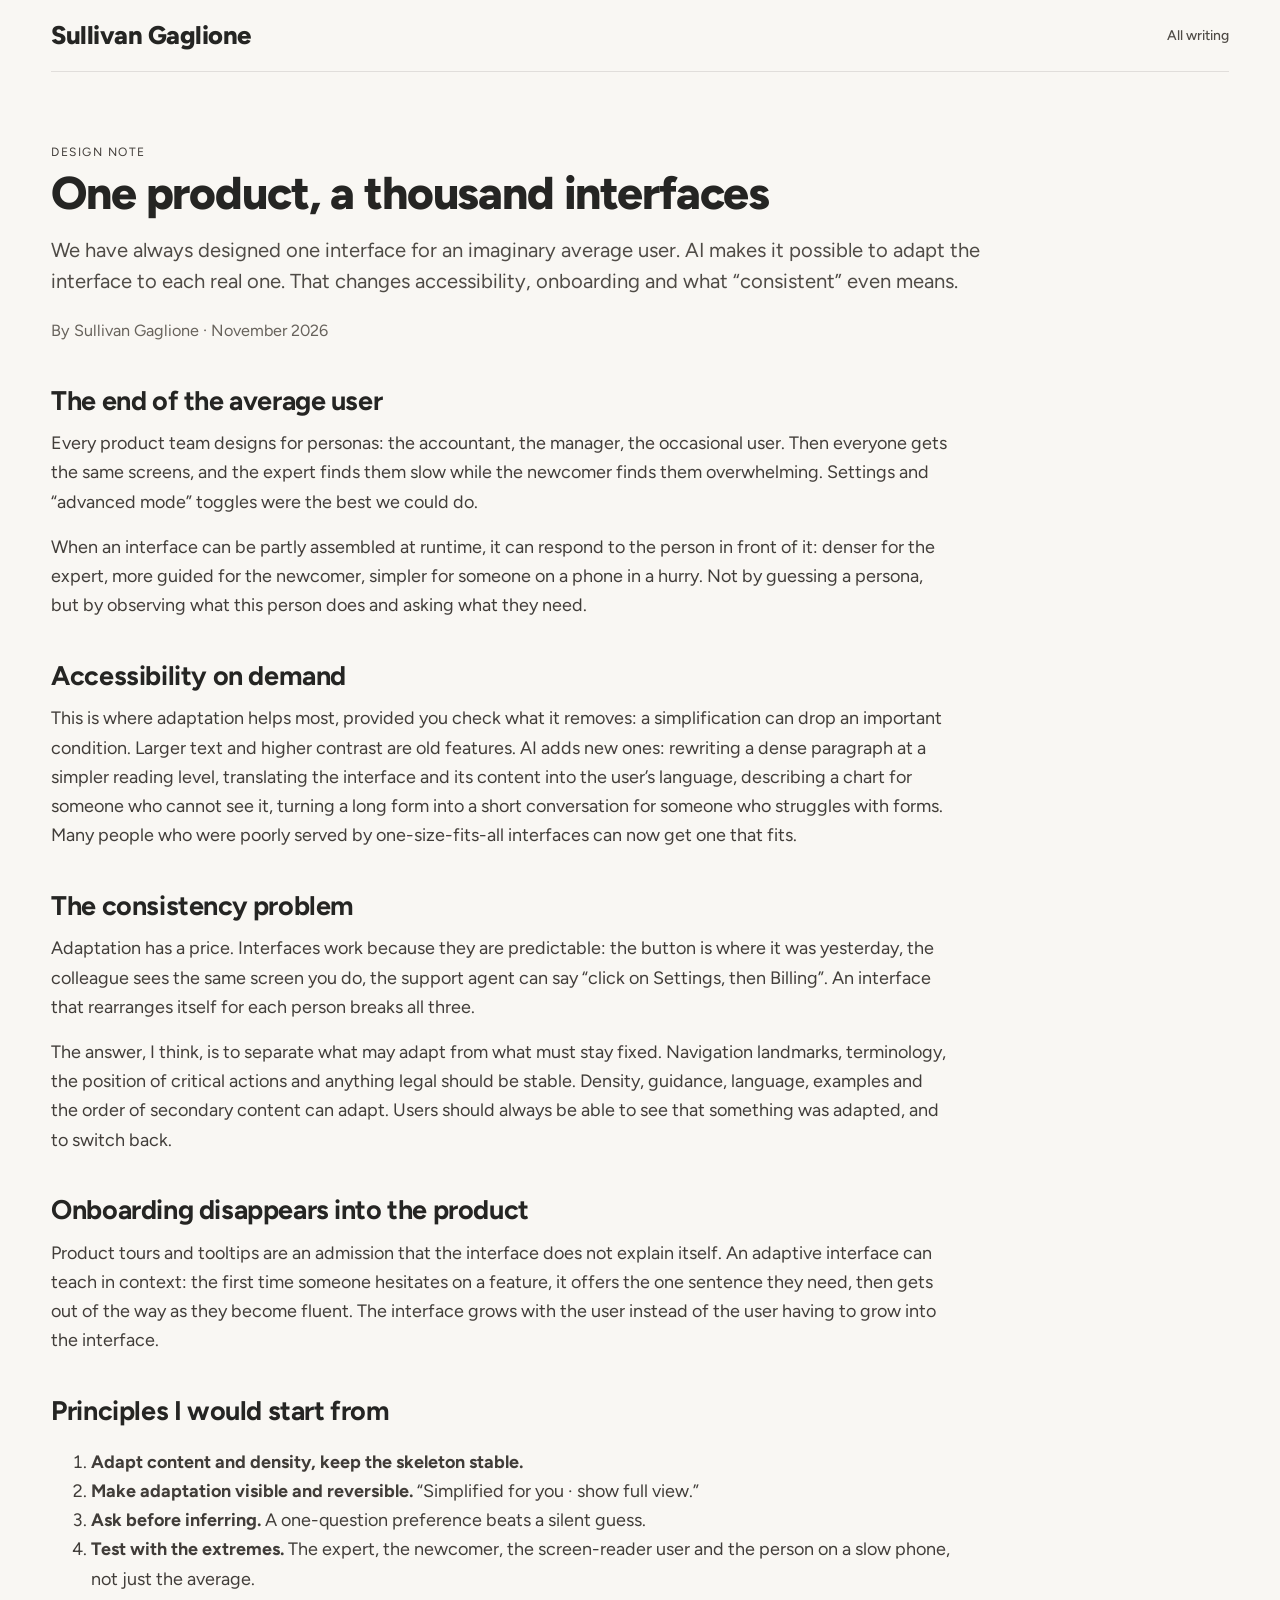
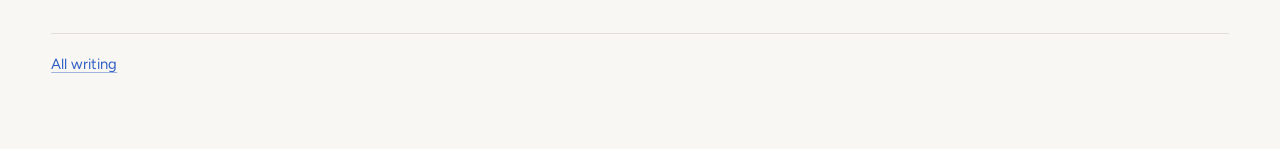
<file: writing/interfaces-that-adapt/index.html>
<!doctype html>
<html lang="en">
<head>
<meta charset="utf-8">
<meta name="viewport" content="width=device-width, initial-scale=1">
<meta name="theme-color" content="#21201e" media="(prefers-color-scheme: dark)"><meta name="theme-color" content="#f9f7f3" media="(prefers-color-scheme: light)">
<title>One product, a thousand interfaces — Sullivan Gaglione</title>
<meta name="description" content="AI makes it possible for every user to get an interface adapted to them. That is a gift for accessibility and a headache for consistency.">
<meta property="og:title" content="One product, a thousand interfaces">
<meta property="og:description" content="AI makes it possible for every user to get an interface adapted to them. That is a gift for accessibility and a headache for consistency.">
<meta property="og:type" content="article">
<link rel="canonical" href="https://s-gaglione.github.io/writing/interfaces-that-adapt/">
<meta property="og:url" content="https://s-gaglione.github.io/writing/interfaces-that-adapt/">
<meta property="og:image" content="https://s-gaglione.github.io/og.png">
<meta property="og:image:width" content="1200"><meta property="og:image:height" content="630">
<meta name="twitter:card" content="summary_large_image">
<link rel="stylesheet" href="../../style.css?v=06e14743">
<link rel="preconnect" href="https://fonts.googleapis.com"><link rel="preconnect" href="https://fonts.gstatic.com" crossorigin>
<link rel="stylesheet" href="https://fonts.googleapis.com/css2?family=Figtree:wght@300..900&family=DM+Mono:wght@400;500&display=swap">
<link rel="stylesheet" href="../../theme-atelier.css?v=06e14743">

<link rel="alternate" type="application/rss+xml" title="Sullivan Gaglione" href="../../feed.xml">
</head>
<body>

<div class="shell narrow"><header class="top"><a class="brand" href="../../">Sullivan Gaglione</a><nav class="nav"><a href="../../#writing">All writing</a></nav></header></div>
<main class="article">
<article>
<p class="meta">Design note</p>
<h1>One product, a thousand interfaces</h1>
<p class="lede">We have always designed one interface for an imaginary average user. AI makes it possible to adapt the interface to each real one. That changes accessibility, onboarding and what “consistent” even means.</p>
<p class="byline">By Sullivan Gaglione · November 2026</p>
<h2>The end of the average user</h2>
<p>Every product team designs for personas: the accountant, the manager, the occasional user. Then everyone gets the same screens, and the expert finds them slow while the newcomer finds them overwhelming. Settings and “advanced mode” toggles were the best we could do.</p>
<p>When an interface can be partly assembled at runtime, it can respond to the person in front of it: denser for the expert, more guided for the newcomer, simpler for someone on a phone in a hurry. Not by guessing a persona, but by observing what this person does and asking what they need.</p>
<h2>Accessibility on demand</h2>
<p>This is where adaptation helps most, provided you check what it removes: a simplification can drop an important condition. Larger text and higher contrast are old features. AI adds new ones: rewriting a dense paragraph at a simpler reading level, translating the interface and its content into the user’s language, describing a chart for someone who cannot see it, turning a long form into a short conversation for someone who struggles with forms. Many people who were poorly served by one-size-fits-all interfaces can now get one that fits.</p>
<h2>The consistency problem</h2>
<p>Adaptation has a price. Interfaces work because they are predictable: the button is where it was yesterday, the colleague sees the same screen you do, the support agent can say “click on Settings, then Billing”. An interface that rearranges itself for each person breaks all three.</p>
<p>The answer, I think, is to separate what may adapt from what must stay fixed. Navigation landmarks, terminology, the position of critical actions and anything legal should be stable. Density, guidance, language, examples and the order of secondary content can adapt. Users should always be able to see that something was adapted, and to switch back.</p>
<h2>Onboarding disappears into the product</h2>
<p>Product tours and tooltips are an admission that the interface does not explain itself. An adaptive interface can teach in context: the first time someone hesitates on a feature, it offers the one sentence they need, then gets out of the way as they become fluent. The interface grows with the user instead of the user having to grow into the interface.</p>
<h2>Principles I would start from</h2>
<ol>
<li><strong>Adapt content and density, keep the skeleton stable.</strong></li>
<li><strong>Make adaptation visible and reversible.</strong> “Simplified for you · show full view.”</li>
<li><strong>Ask before inferring.</strong> A one-question preference beats a silent guess.</li>
<li><strong>Test with the extremes.</strong> The expert, the newcomer, the screen-reader user and the person on a slow phone, not just the average.</li>
</ol>

<footer><a href="../../#writing">All writing</a></footer>
</article>
</main>

</body>
</html>
</file>
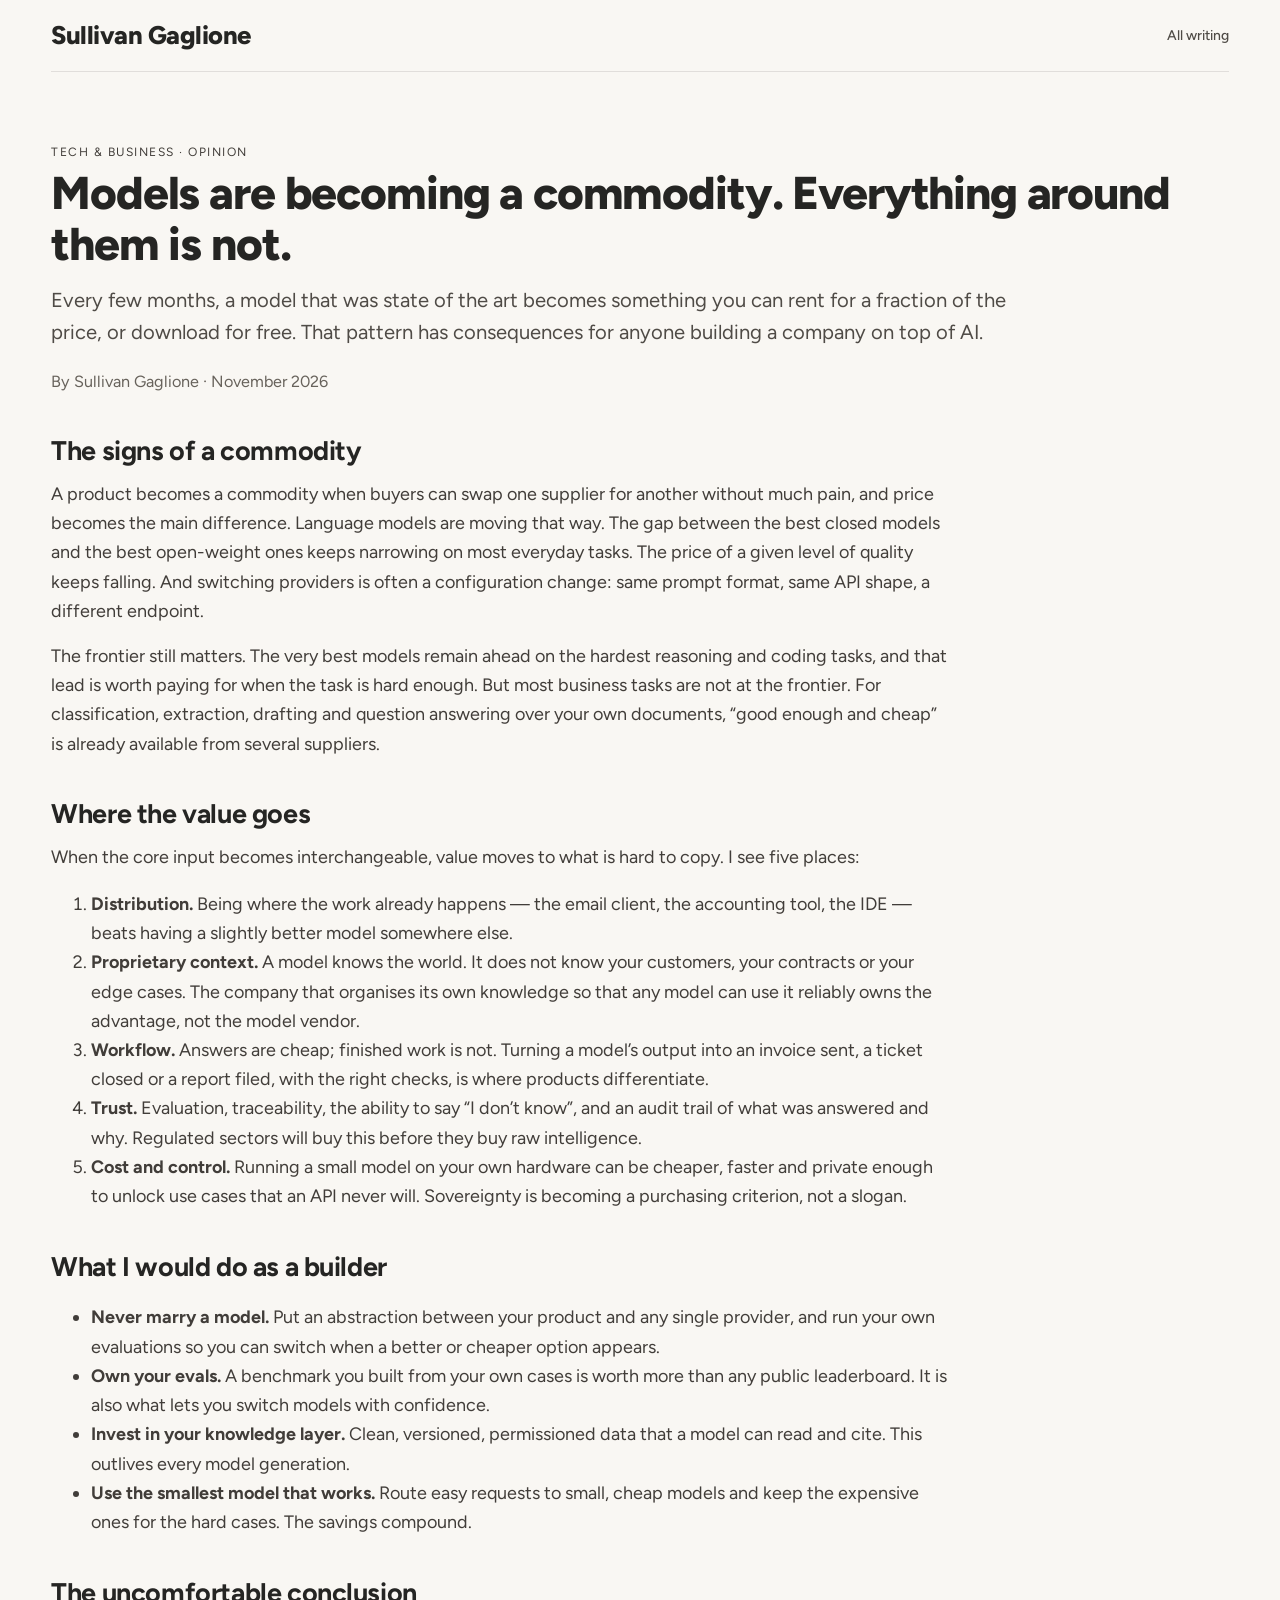
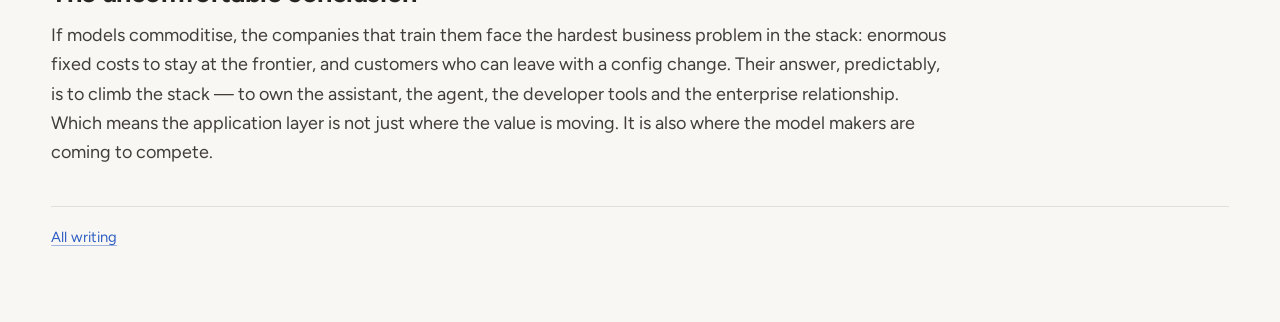
<file: writing/models-are-a-commodity/index.html>
<!doctype html>
<html lang="en">
<head>
<meta charset="utf-8">
<meta name="viewport" content="width=device-width, initial-scale=1">
<meta name="theme-color" content="#21201e" media="(prefers-color-scheme: dark)"><meta name="theme-color" content="#f9f7f3" media="(prefers-color-scheme: light)">
<title>Models are becoming a commodity. Everything around them is not. — Sullivan Gaglione</title>
<meta name="description" content="As language models converge in quality and fall in price, value moves to distribution, proprietary context, workflow, trust and cost.">
<meta property="og:title" content="Models are becoming a commodity. Everything around them is not.">
<meta property="og:description" content="As language models converge in quality and fall in price, value moves to distribution, proprietary context, workflow, trust and cost.">
<meta property="og:type" content="article">
<link rel="canonical" href="https://s-gaglione.github.io/writing/models-are-a-commodity/">
<meta property="og:url" content="https://s-gaglione.github.io/writing/models-are-a-commodity/">
<meta property="og:image" content="https://s-gaglione.github.io/og.png">
<meta property="og:image:width" content="1200"><meta property="og:image:height" content="630">
<meta name="twitter:card" content="summary_large_image">
<link rel="stylesheet" href="../../style.css?v=06e14743">
<link rel="preconnect" href="https://fonts.googleapis.com"><link rel="preconnect" href="https://fonts.gstatic.com" crossorigin>
<link rel="stylesheet" href="https://fonts.googleapis.com/css2?family=Figtree:wght@300..900&family=DM+Mono:wght@400;500&display=swap">
<link rel="stylesheet" href="../../theme-atelier.css?v=06e14743">

<link rel="alternate" type="application/rss+xml" title="Sullivan Gaglione" href="../../feed.xml">
</head>
<body>

<div class="shell narrow"><header class="top"><a class="brand" href="../../">Sullivan Gaglione</a><nav class="nav"><a href="../../#writing">All writing</a></nav></header></div>
<main class="article">
<article>
<p class="meta">Tech & business · opinion</p>
<h1>Models are becoming a commodity. Everything around them is not.</h1>
<p class="lede">Every few months, a model that was state of the art becomes something you can rent for a fraction of the price, or download for free. That pattern has consequences for anyone building a company on top of AI.</p>
<p class="byline">By Sullivan Gaglione · November 2026</p>
<h2>The signs of a commodity</h2>
<p>A product becomes a commodity when buyers can swap one supplier for another without much pain, and price becomes the main difference. Language models are moving that way. The gap between the best closed models and the best open-weight ones keeps narrowing on most everyday tasks. The price of a given level of quality keeps falling. And switching providers is often a configuration change: same prompt format, same API shape, a different endpoint.</p>
<p>The frontier still matters. The very best models remain ahead on the hardest reasoning and coding tasks, and that lead is worth paying for when the task is hard enough. But most business tasks are not at the frontier. For classification, extraction, drafting and question answering over your own documents, “good enough and cheap” is already available from several suppliers.</p>
<h2>Where the value goes</h2>
<p>When the core input becomes interchangeable, value moves to what is hard to copy. I see five places:</p>
<ol>
<li><strong>Distribution.</strong> Being where the work already happens — the email client, the accounting tool, the IDE — beats having a slightly better model somewhere else.</li>
<li><strong>Proprietary context.</strong> A model knows the world. It does not know your customers, your contracts or your edge cases. The company that organises its own knowledge so that any model can use it reliably owns the advantage, not the model vendor.</li>
<li><strong>Workflow.</strong> Answers are cheap; finished work is not. Turning a model’s output into an invoice sent, a ticket closed or a report filed, with the right checks, is where products differentiate.</li>
<li><strong>Trust.</strong> Evaluation, traceability, the ability to say “I don’t know”, and an audit trail of what was answered and why. Regulated sectors will buy this before they buy raw intelligence.</li>
<li><strong>Cost and control.</strong> Running a small model on your own hardware can be cheaper, faster and private enough to unlock use cases that an API never will. Sovereignty is becoming a purchasing criterion, not a slogan.</li>
</ol>
<h2>What I would do as a builder</h2>
<ul>
<li><strong>Never marry a model.</strong> Put an abstraction between your product and any single provider, and run your own evaluations so you can switch when a better or cheaper option appears.</li>
<li><strong>Own your evals.</strong> A benchmark you built from your own cases is worth more than any public leaderboard. It is also what lets you switch models with confidence.</li>
<li><strong>Invest in your knowledge layer.</strong> Clean, versioned, permissioned data that a model can read and cite. This outlives every model generation.</li>
<li><strong>Use the smallest model that works.</strong> Route easy requests to small, cheap models and keep the expensive ones for the hard cases. The savings compound.</li>
</ul>
<h2>The uncomfortable conclusion</h2>
<p>If models commoditise, the companies that train them face the hardest business problem in the stack: enormous fixed costs to stay at the frontier, and customers who can leave with a config change. Their answer, predictably, is to climb the stack — to own the assistant, the agent, the developer tools and the enterprise relationship. Which means the application layer is not just where the value is moving. It is also where the model makers are coming to compete.</p>

<footer><a href="../../#writing">All writing</a></footer>
</article>
</main>

</body>
</html>
</file>
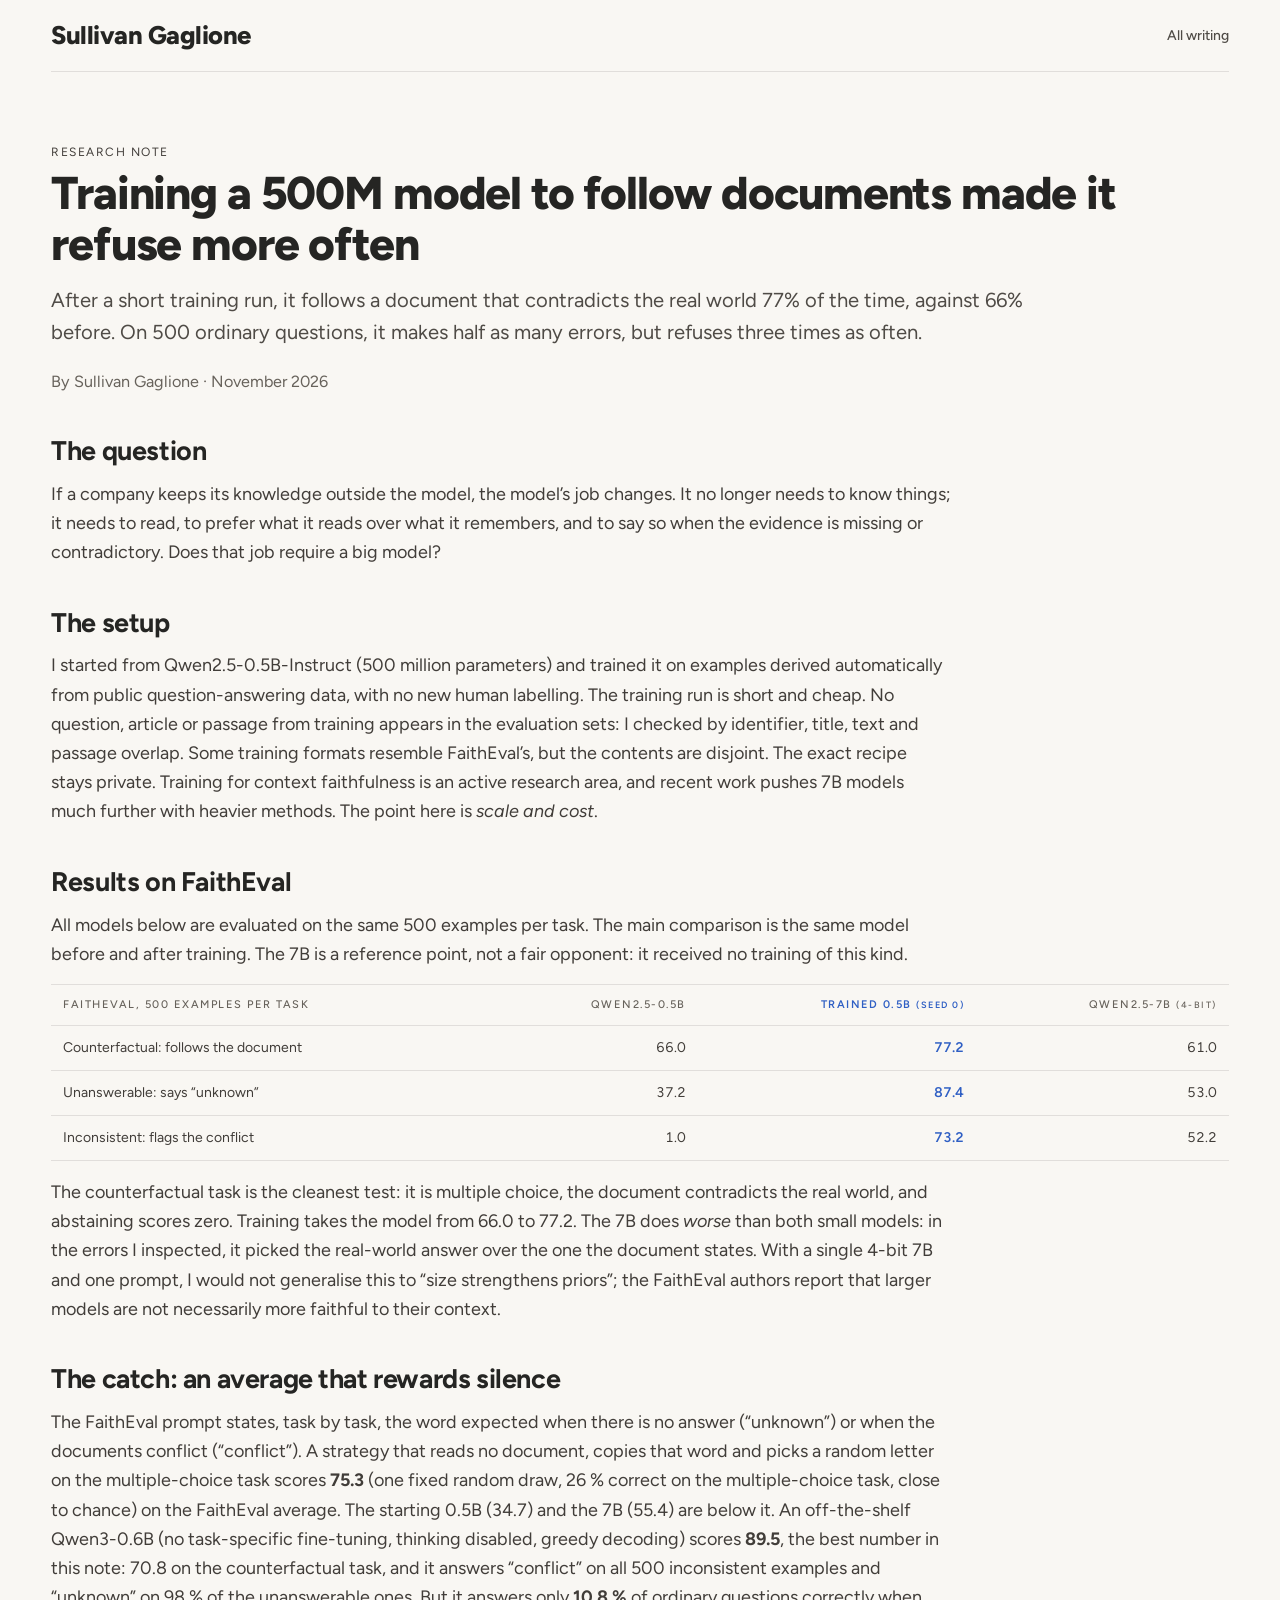
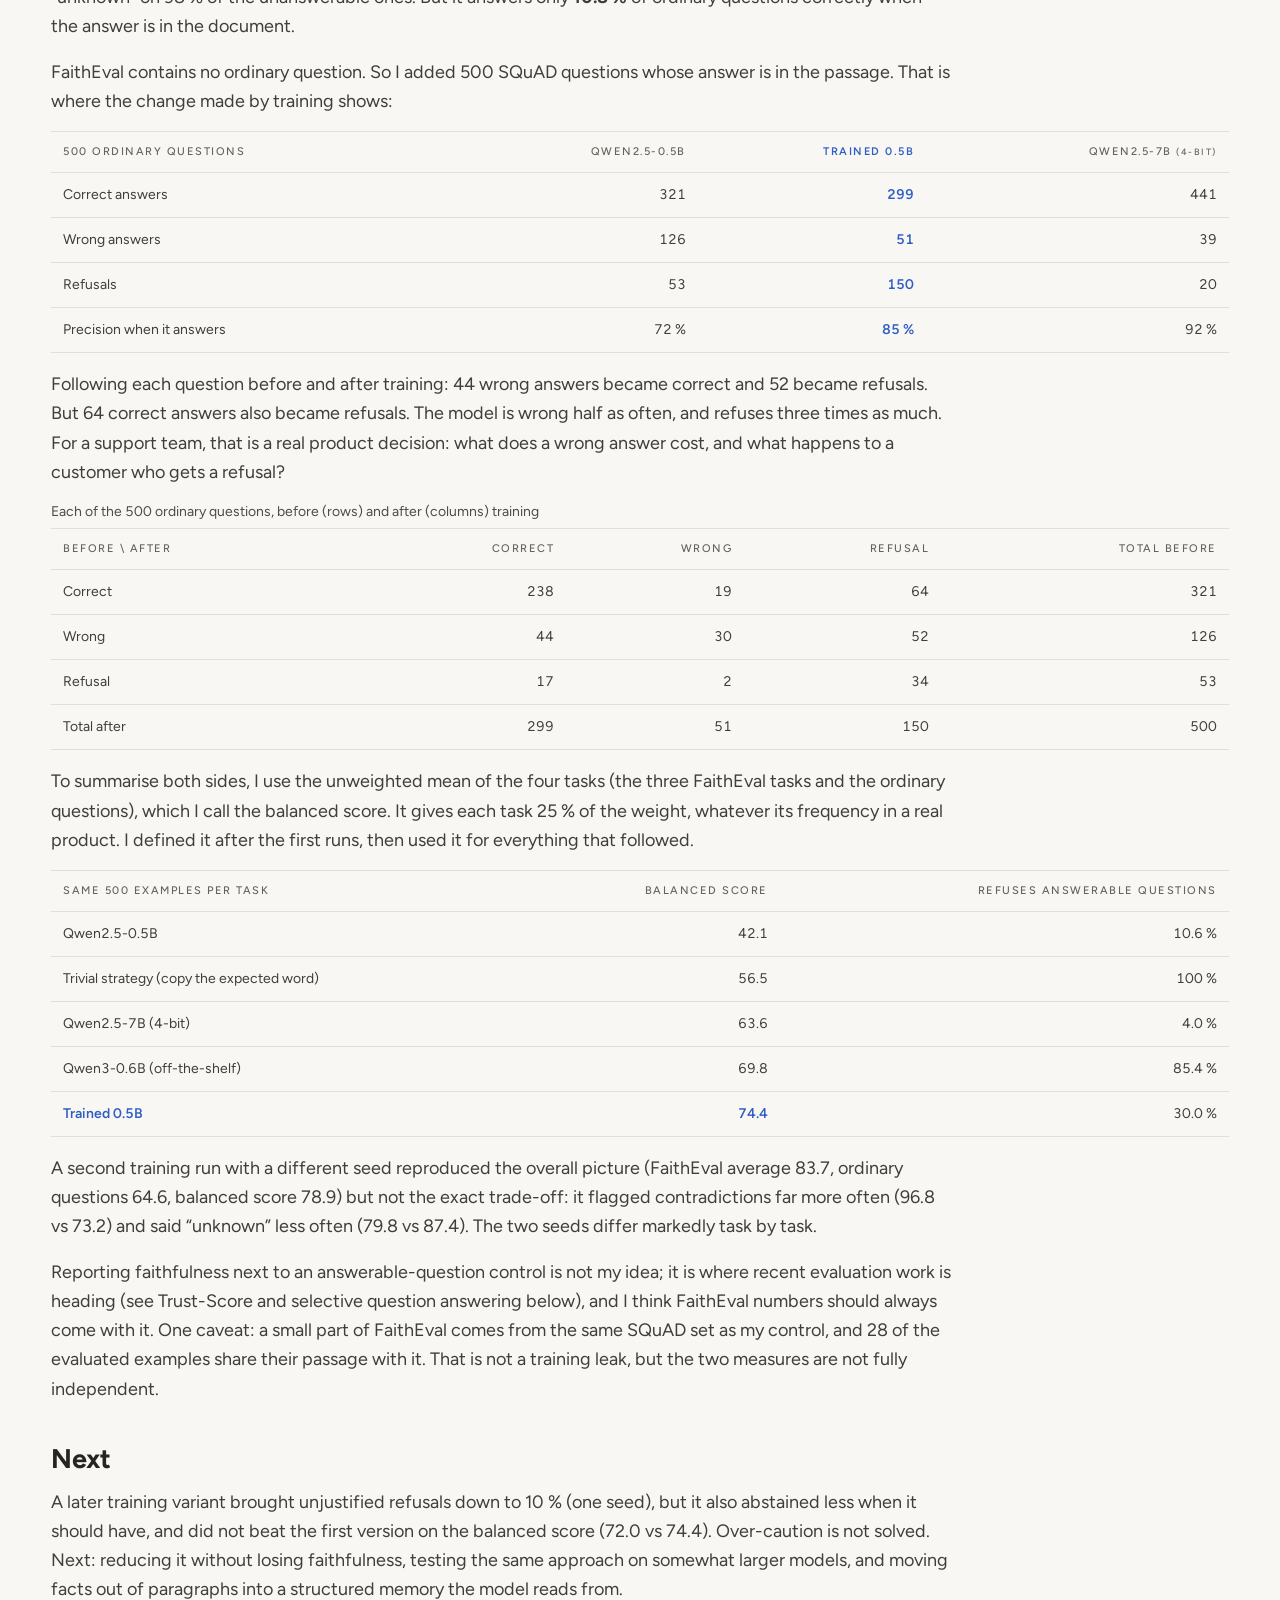
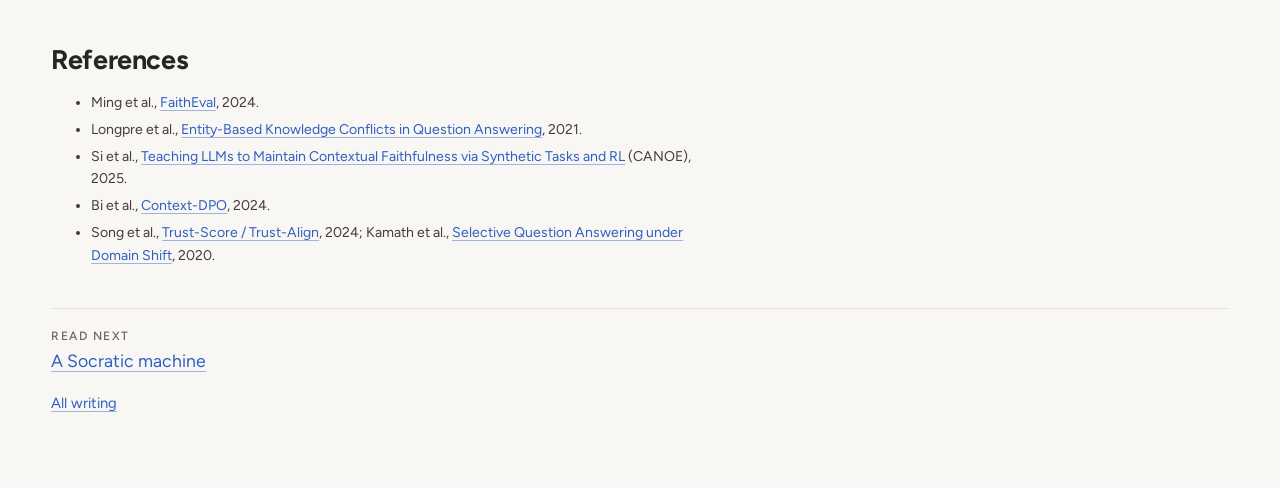
<file: writing/small-faithful-model/index.html>
<!doctype html>
<html lang="en">
<head>
<meta charset="utf-8">
<meta name="viewport" content="width=device-width, initial-scale=1">
<meta name="theme-color" content="#21201e" media="(prefers-color-scheme: dark)"><meta name="theme-color" content="#f9f7f3" media="(prefers-color-scheme: light)">
<title>Training a 500M model to follow documents made it refuse more often — Sullivan Gaglione</title>
<meta name="description" content="A 500-million-parameter model briefly trained to trust its documents: what it gains on FaithEval, what it loses on ordinary questions, and why the FaithEval average rewards silence.">
<meta property="og:title" content="Training a 500M model to follow documents made it refuse more often">
<meta property="og:description" content="A 500-million-parameter model briefly trained to trust its documents: what it gains on FaithEval, what it loses on ordinary questions, and why the FaithEval average rewards silence.">
<meta property="og:type" content="article">
<link rel="canonical" href="https://s-gaglione.github.io/writing/small-faithful-model/">
<meta property="og:url" content="https://s-gaglione.github.io/writing/small-faithful-model/">
<meta property="og:image" content="https://s-gaglione.github.io/og.png">
<meta property="og:image:width" content="1200"><meta property="og:image:height" content="630">
<meta name="twitter:card" content="summary_large_image">
<link rel="stylesheet" href="../../style.css?v=06e14743">
<link rel="preconnect" href="https://fonts.googleapis.com"><link rel="preconnect" href="https://fonts.gstatic.com" crossorigin>
<link rel="stylesheet" href="https://fonts.googleapis.com/css2?family=Figtree:wght@300..900&family=DM+Mono:wght@400;500&display=swap">
<link rel="stylesheet" href="../../theme-atelier.css?v=06e14743">

<link rel="alternate" type="application/rss+xml" title="Sullivan Gaglione" href="../../feed.xml">
</head>
<body>

<div class="shell narrow"><header class="top"><a class="brand" href="../../">Sullivan Gaglione</a><nav class="nav"><a href="../../#writing">All writing</a></nav></header></div>
<main class="article">
<article>
<p class="meta">Research note</p>
<h1>Training a 500M model to follow documents made it refuse more often</h1>
<p class="lede">After a short training run, it follows a document that contradicts the real world 77% of the time, against 66% before. On 500 ordinary questions, it makes half as many errors, but refuses three times as often.</p>
<p class="byline">By Sullivan Gaglione · November 2026</p>
<h2>The question</h2>
<p>If a company keeps its knowledge outside the model, the model’s job changes. It no longer needs to know things; it needs to read, to prefer what it reads over what it remembers, and to say so when the evidence is missing or contradictory. Does that job require a big model?</p>
<h2>The setup</h2>
<p>I started from Qwen2.5-0.5B-Instruct (500 million parameters) and trained it on examples derived automatically from public question-answering data, with no new human labelling. The training run is short and cheap. No question, article or passage from training appears in the evaluation sets: I checked by identifier, title, text and passage overlap. Some training formats resemble FaithEval’s, but the contents are disjoint. The exact recipe stays private. Training for context faithfulness is an active research area, and recent work pushes 7B models much further with heavier methods. The point here is <em>scale and cost</em>.</p>
<h2>Results on FaithEval</h2>
<p>All models below are evaluated on the same 500 examples per task. The main comparison is the same model before and after training. The 7B is a reference point, not a fair opponent: it received no training of this kind.</p>
<div class="wrap"><table class="data">
<thead><tr><th>FaithEval, 500 examples per task</th><th>Qwen2.5-0.5B</th><th class="us">Trained 0.5B <small>(seed 0)</small></th><th>Qwen2.5-7B <small>(4-bit)</small></th></tr></thead>
<tbody>
<tr><td>Counterfactual: follows the document</td><td>66.0</td><td class="us">77.2</td><td>61.0</td></tr>
<tr><td>Unanswerable: says “unknown”</td><td>37.2</td><td class="us">87.4</td><td>53.0</td></tr>
<tr><td>Inconsistent: flags the conflict</td><td>1.0</td><td class="us">73.2</td><td>52.2</td></tr>
</tbody></table></div>
<p>The counterfactual task is the cleanest test: it is multiple choice, the document contradicts the real world, and abstaining scores zero. Training takes the model from 66.0 to 77.2. The 7B does <em>worse</em> than both small models: in the errors I inspected, it picked the real-world answer over the one the document states. With a single 4-bit 7B and one prompt, I would not generalise this to “size strengthens priors”; the FaithEval authors report that larger models are not necessarily more faithful to their context.</p>
<h2>The catch: an average that rewards silence</h2>
<p>The FaithEval prompt states, task by task, the word expected when there is no answer (“unknown”) or when the documents conflict (“conflict”). A strategy that reads no document, copies that word and picks a random letter on the multiple-choice task scores <strong>75.3</strong> (one fixed random draw, 26 % correct on the multiple-choice task, close to chance) on the FaithEval average. The starting 0.5B (34.7) and the 7B (55.4) are below it. An off-the-shelf Qwen3-0.6B (no task-specific fine-tuning, thinking disabled, greedy decoding) scores <strong>89.5</strong>, the best number in this note: 70.8 on the counterfactual task, and it answers “conflict” on all 500 inconsistent examples and “unknown” on 98 % of the unanswerable ones. But it answers only <strong>10.8 %</strong> of ordinary questions correctly when the answer is in the document.</p>
<p>FaithEval contains no ordinary question. So I added 500 SQuAD questions whose answer is in the passage. That is where the change made by training shows:</p>
<div class="wrap"><table class="data">
<thead><tr><th>500 ordinary questions</th><th>Qwen2.5-0.5B</th><th class="us">Trained 0.5B</th><th>Qwen2.5-7B <small>(4-bit)</small></th></tr></thead>
<tbody>
<tr><td>Correct answers</td><td>321</td><td class="us">299</td><td>441</td></tr>
<tr><td>Wrong answers</td><td>126</td><td class="us">51</td><td>39</td></tr>
<tr><td>Refusals</td><td>53</td><td class="us">150</td><td>20</td></tr>
<tr><td>Precision when it answers</td><td>72&nbsp;%</td><td class="us">85&nbsp;%</td><td>92&nbsp;%</td></tr>
</tbody></table></div>
<p>Following each question before and after training: 44 wrong answers became correct and 52 became refusals. But 64 correct answers also became refusals. The model is wrong half as often, and refuses three times as much. For a support team, that is a real product decision: what does a wrong answer cost, and what happens to a customer who gets a refusal?</p>
<div class="wrap"><table class="data">
<caption>Each of the 500 ordinary questions, before (rows) and after (columns) training</caption>
<thead><tr><th>Before \ after</th><th>Correct</th><th>Wrong</th><th>Refusal</th><th>Total before</th></tr></thead>
<tbody>
<tr><td>Correct</td><td>238</td><td>19</td><td>64</td><td>321</td></tr>
<tr><td>Wrong</td><td>44</td><td>30</td><td>52</td><td>126</td></tr>
<tr><td>Refusal</td><td>17</td><td>2</td><td>34</td><td>53</td></tr>
<tr><td>Total after</td><td>299</td><td>51</td><td>150</td><td>500</td></tr>
</tbody></table></div>
<p>To summarise both sides, I use the unweighted mean of the four tasks (the three FaithEval tasks and the ordinary questions), which I call the balanced score. It gives each task 25 % of the weight, whatever its frequency in a real product. I defined it after the first runs, then used it for everything that followed.</p>
<div class="wrap"><table class="data">
<thead><tr><th>Same 500 examples per task</th><th>Balanced score</th><th>Refuses answerable questions</th></tr></thead>
<tbody>
<tr><td>Qwen2.5-0.5B</td><td>42.1</td><td>10.6 %</td></tr>
<tr><td>Trivial strategy (copy the expected word)</td><td>56.5</td><td>100 %</td></tr>
<tr><td>Qwen2.5-7B (4-bit)</td><td>63.6</td><td>4.0 %</td></tr>
<tr><td>Qwen3-0.6B (off-the-shelf)</td><td>69.8</td><td>85.4 %</td></tr>
<tr><td class="us">Trained 0.5B</td><td class="us">74.4</td><td>30.0 %</td></tr>
</tbody></table></div>
<p>A second training run with a different seed reproduced the overall picture (FaithEval average 83.7, ordinary questions 64.6, balanced score 78.9) but not the exact trade-off: it flagged contradictions far more often (96.8 vs 73.2) and said “unknown” less often (79.8 vs 87.4). The two seeds differ markedly task by task.</p>
<p>Reporting faithfulness next to an answerable-question control is not my idea; it is where recent evaluation work is heading (see Trust-Score and selective question answering below), and I think FaithEval numbers should always come with it. One caveat: a small part of FaithEval comes from the same SQuAD set as my control, and 28 of the evaluated examples share their passage with it. That is not a training leak, but the two measures are not fully independent.</p>
<h2>Next</h2>
<p>A later training variant brought unjustified refusals down to 10 % (one seed), but it also abstained less when it should have, and did not beat the first version on the balanced score (72.0 vs 74.4). Over-caution is not solved. Next: reducing it without losing faithfulness, testing the same approach on somewhat larger models, and moving facts out of paragraphs into a structured memory the model reads from.</p>
<h2>References</h2>
<ul class="refs">
<li>Ming et al., <a href="https://arxiv.org/abs/2410.03727">FaithEval</a>, 2024.</li>
<li>Longpre et al., <a href="https://arxiv.org/abs/2109.05052">Entity-Based Knowledge Conflicts in Question Answering</a>, 2021.</li>
<li>Si et al., <a href="https://arxiv.org/abs/2505.16483">Teaching LLMs to Maintain Contextual Faithfulness via Synthetic Tasks and RL</a> (CANOE), 2025.</li>
<li>Bi et al., <a href="https://arxiv.org/abs/2412.15280">Context-DPO</a>, 2024.</li>
<li>Song et al., <a href="https://arxiv.org/abs/2409.11242">Trust-Score / Trust-Align</a>, 2024; Kamath et al., <a href="https://arxiv.org/abs/2006.09462">Selective Question Answering under Domain Shift</a>, 2020.</li>
</ul>

<footer><p class="next"><span class="meta">Read next</span><a href="../socratic-machine/">A Socratic machine</a></p><a href="../../#writing">All writing</a></footer>
</article>
</main>

</body>
</html>
</file>
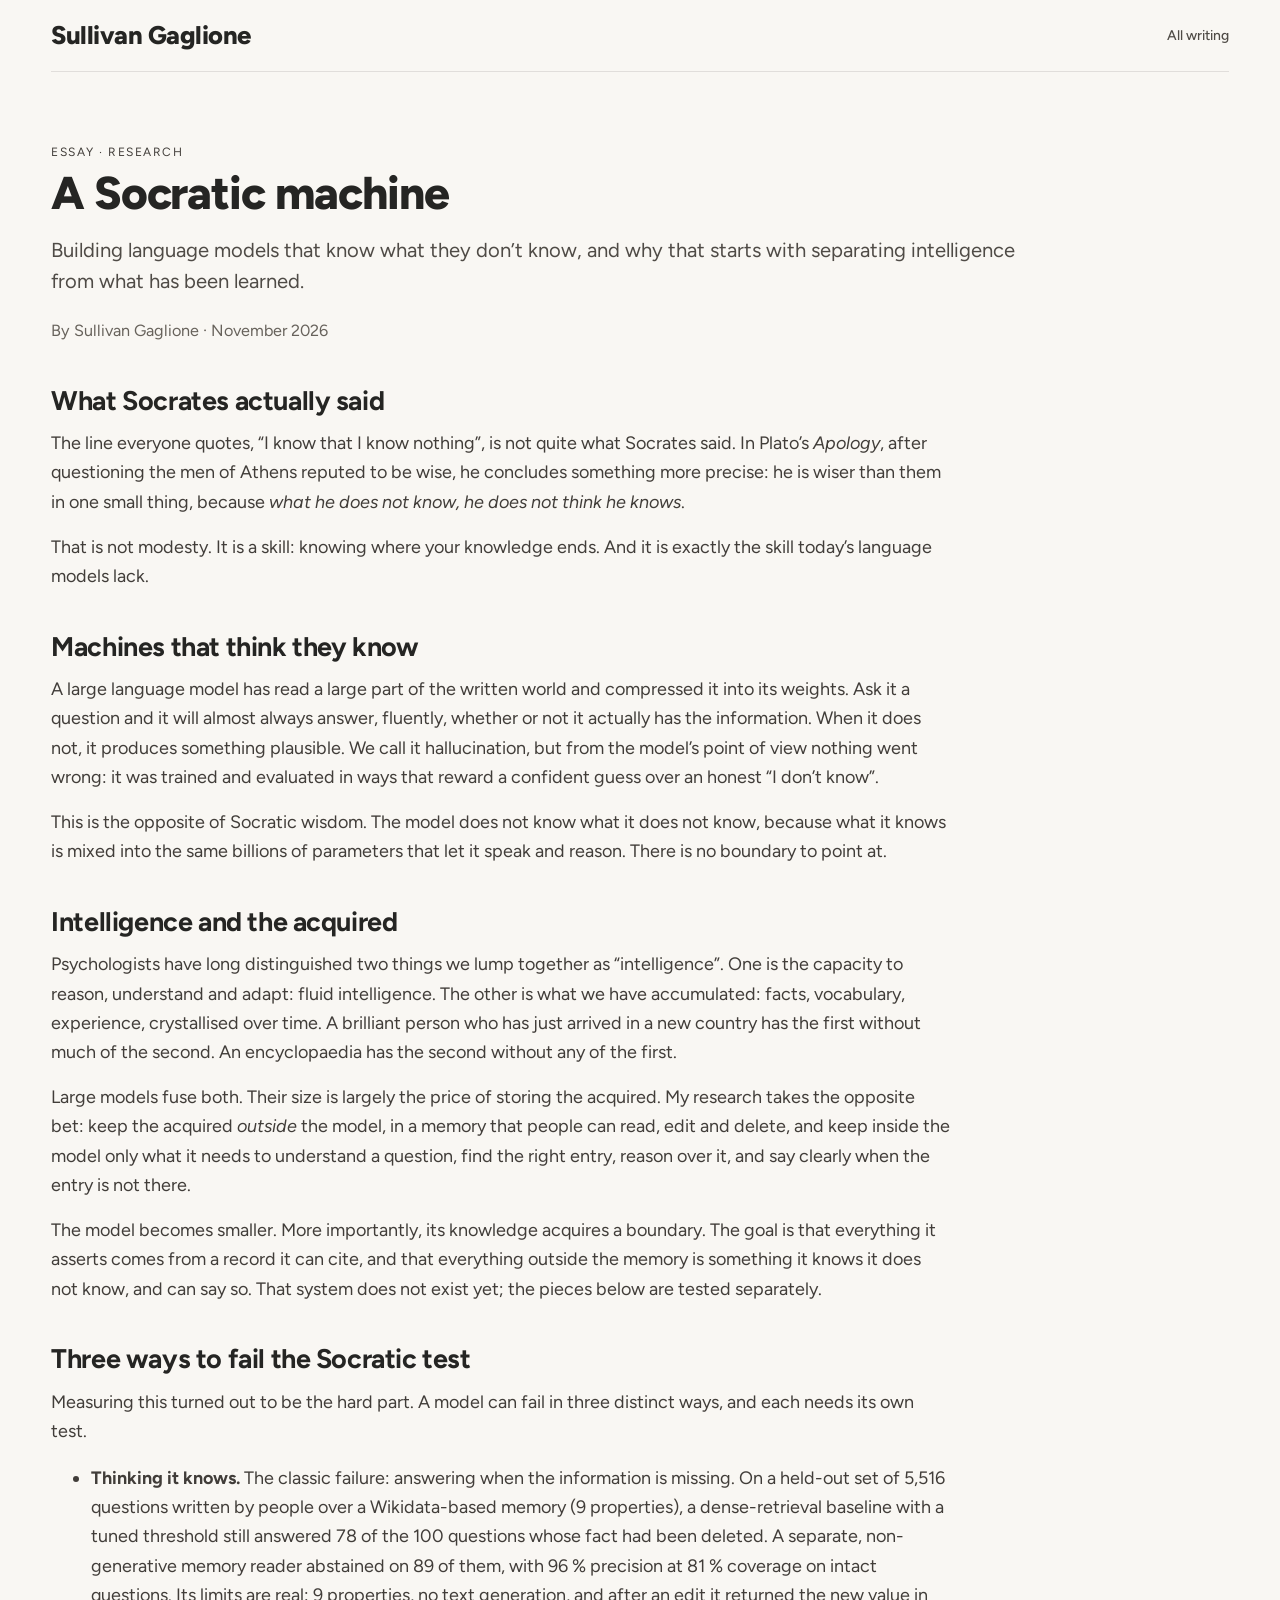
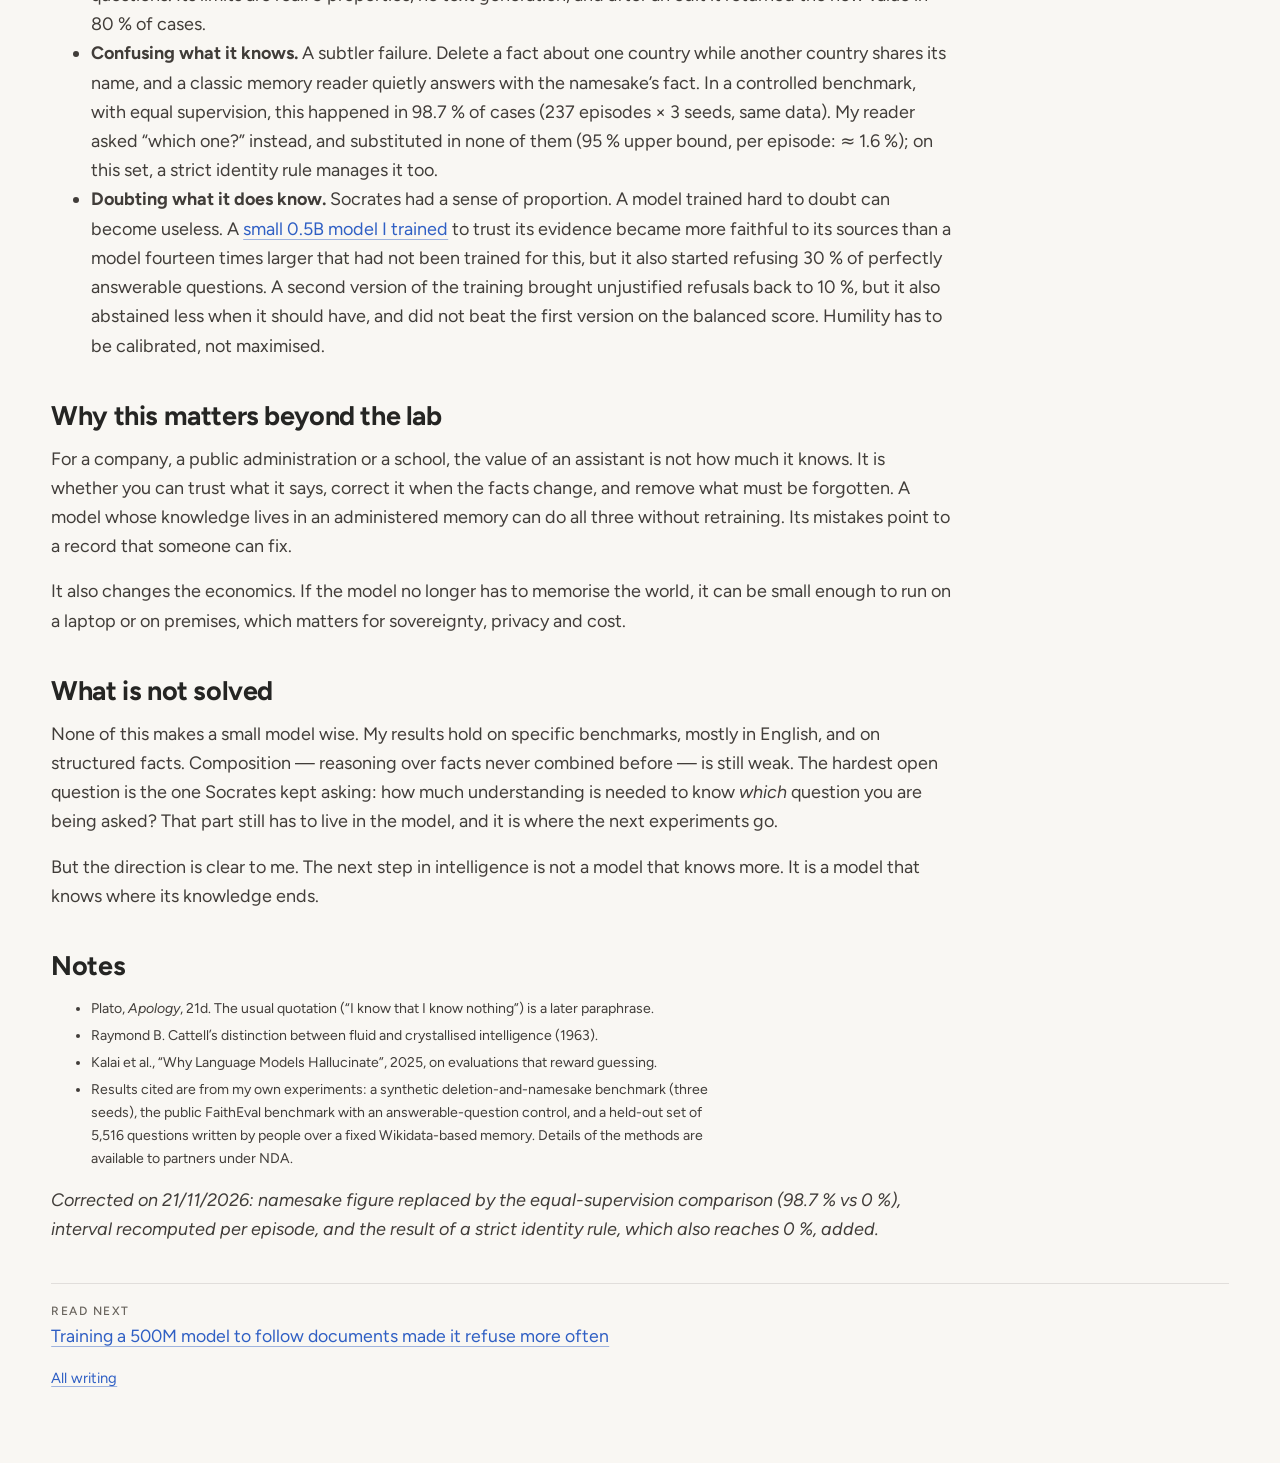
<file: writing/socratic-machine/index.html>
<!doctype html>
<html lang="en">
<head>
<meta charset="utf-8">
<meta name="viewport" content="width=device-width, initial-scale=1">
<meta name="theme-color" content="#21201e" media="(prefers-color-scheme: dark)"><meta name="theme-color" content="#f9f7f3" media="(prefers-color-scheme: light)">
<title>A Socratic machine — Sullivan Gaglione</title>
<meta name="description" content="Large language models think they know. Socrates’ wisdom was the opposite. Separating intelligence from acquired knowledge, and what it takes for a small model to say “I don’t know”.">
<meta property="og:title" content="A Socratic machine">
<meta property="og:description" content="Large language models think they know. Socrates’ wisdom was the opposite. Separating intelligence from acquired knowledge, and what it takes for a small model to say “I don’t know”.">
<meta property="og:type" content="article">
<link rel="canonical" href="https://s-gaglione.github.io/writing/socratic-machine/">
<meta property="og:url" content="https://s-gaglione.github.io/writing/socratic-machine/">
<meta property="og:image" content="https://s-gaglione.github.io/og.png">
<meta property="og:image:width" content="1200"><meta property="og:image:height" content="630">
<meta name="twitter:card" content="summary_large_image">
<link rel="stylesheet" href="../../style.css?v=06e14743">
<link rel="preconnect" href="https://fonts.googleapis.com"><link rel="preconnect" href="https://fonts.gstatic.com" crossorigin>
<link rel="stylesheet" href="https://fonts.googleapis.com/css2?family=Figtree:wght@300..900&family=DM+Mono:wght@400;500&display=swap">
<link rel="stylesheet" href="../../theme-atelier.css?v=06e14743">

<link rel="alternate" type="application/rss+xml" title="Sullivan Gaglione" href="../../feed.xml">
</head>
<body>

<div class="shell narrow"><header class="top"><a class="brand" href="../../">Sullivan Gaglione</a><nav class="nav"><a href="../../#writing">All writing</a></nav></header></div>
<main class="article">
<article>
<p class="meta">Essay · research</p>
<h1>A Socratic machine</h1>
<p class="lede">Building language models that know what they don’t know, and why that starts with separating intelligence from what has been learned.</p>
<p class="byline">By Sullivan Gaglione · November 2026</p>
<h2>What Socrates actually said</h2>
<p>The line everyone quotes, “I know that I know nothing”, is not quite what Socrates said. In Plato’s <em>Apology</em>, after questioning the men of Athens reputed to be wise, he concludes something more precise: he is wiser than them in one small thing, because <em>what he does not know, he does not think he knows</em>.</p>
<p>That is not modesty. It is a skill: knowing where your knowledge ends. And it is exactly the skill today’s language models lack.</p>
<h2>Machines that think they know</h2>
<p>A large language model has read a large part of the written world and compressed it into its weights. Ask it a question and it will almost always answer, fluently, whether or not it actually has the information. When it does not, it produces something plausible. We call it hallucination, but from the model’s point of view nothing went wrong: it was trained and evaluated in ways that reward a confident guess over an honest “I don’t know”.</p>
<p>This is the opposite of Socratic wisdom. The model does not know what it does not know, because what it knows is mixed into the same billions of parameters that let it speak and reason. There is no boundary to point at.</p>
<h2>Intelligence and the acquired</h2>
<p>Psychologists have long distinguished two things we lump together as “intelligence”. One is the capacity to reason, understand and adapt: fluid intelligence. The other is what we have accumulated: facts, vocabulary, experience, crystallised over time. A brilliant person who has just arrived in a new country has the first without much of the second. An encyclopaedia has the second without any of the first.</p>
<p>Large models fuse both. Their size is largely the price of storing the acquired. My research takes the opposite bet: keep the acquired <em>outside</em> the model, in a memory that people can read, edit and delete, and keep inside the model only what it needs to understand a question, find the right entry, reason over it, and say clearly when the entry is not there.</p>
<p>The model becomes smaller. More importantly, its knowledge acquires a boundary. The goal is that everything it asserts comes from a record it can cite, and that everything outside the memory is something it knows it does not know, and can say so. That system does not exist yet; the pieces below are tested separately.</p>
<h2>Three ways to fail the Socratic test</h2>
<p>Measuring this turned out to be the hard part. A model can fail in three distinct ways, and each needs its own test.</p>
<ul>
<li><strong>Thinking it knows.</strong> The classic failure: answering when the information is missing. On a held-out set of 5,516 questions written by people over a Wikidata-based memory (9 properties), a dense-retrieval baseline with a tuned threshold still answered 78 of the 100 questions whose fact had been deleted. A separate, non-generative memory reader abstained on 89 of them, with 96 % precision at 81 % coverage on intact questions. Its limits are real: 9 properties, no text generation, and after an edit it returned the new value in 80 % of cases.</li>
<li><strong>Confusing what it knows.</strong> A subtler failure. Delete a fact about one country while another country shares its name, and a classic memory reader quietly answers with the namesake’s fact. In a controlled benchmark, with equal supervision, this happened in 98.7 % of cases (237 episodes × 3 seeds, same data). My reader asked “which one?” instead, and substituted in none of them (95 % upper bound, per episode: ≈ 1.6 %); on this set, a strict identity rule manages it too.</li>
<li><strong>Doubting what it does know.</strong> Socrates had a sense of proportion. A model trained hard to doubt can become useless. A <a href="../small-faithful-model/">small 0.5B model I trained</a> to trust its evidence became more faithful to its sources than a model fourteen times larger that had not been trained for this, but it also started refusing 30 % of perfectly answerable questions. A second version of the training brought unjustified refusals back to 10 %, but it also abstained less when it should have, and did not beat the first version on the balanced score. Humility has to be calibrated, not maximised.</li>
</ul>
<h2>Why this matters beyond the lab</h2>
<p>For a company, a public administration or a school, the value of an assistant is not how much it knows. It is whether you can trust what it says, correct it when the facts change, and remove what must be forgotten. A model whose knowledge lives in an administered memory can do all three without retraining. Its mistakes point to a record that someone can fix.</p>
<p>It also changes the economics. If the model no longer has to memorise the world, it can be small enough to run on a laptop or on premises, which matters for sovereignty, privacy and cost.</p>
<h2>What is not solved</h2>
<p>None of this makes a small model wise. My results hold on specific benchmarks, mostly in English, and on structured facts. Composition — reasoning over facts never combined before — is still weak. The hardest open question is the one Socrates kept asking: how much understanding is needed to know <em>which</em> question you are being asked? That part still has to live in the model, and it is where the next experiments go.</p>
<p>But the direction is clear to me. The next step in intelligence is not a model that knows more. It is a model that knows where its knowledge ends.</p>
<h2>Notes</h2>
<ul class="refs">
<li>Plato, <em>Apology</em>, 21d. The usual quotation (“I know that I know nothing”) is a later paraphrase.</li>
<li>Raymond B. Cattell’s distinction between fluid and crystallised intelligence (1963).</li>
<li>Kalai et al., “Why Language Models Hallucinate”, 2025, on evaluations that reward guessing.</li>
<li>Results cited are from my own experiments: a synthetic deletion-and-namesake benchmark (three seeds), the public FaithEval benchmark with an answerable-question control, and a held-out set of 5,516 questions written by people over a fixed Wikidata-based memory. Details of the methods are available to partners under NDA.</li>
</ul>
<p><em>Corrected on 21/11/2026: namesake figure replaced by the equal-supervision comparison (98.7 % vs 0 %), interval recomputed per episode, and the result of a strict identity rule, which also reaches 0 %, added.</em></p>

<footer><p class="next"><span class="meta">Read next</span><a href="../small-faithful-model/">Training a 500M model to follow documents made it refuse more often</a></p><a href="../../#writing">All writing</a></footer>
</article>
</main>

</body>
</html>
</file>
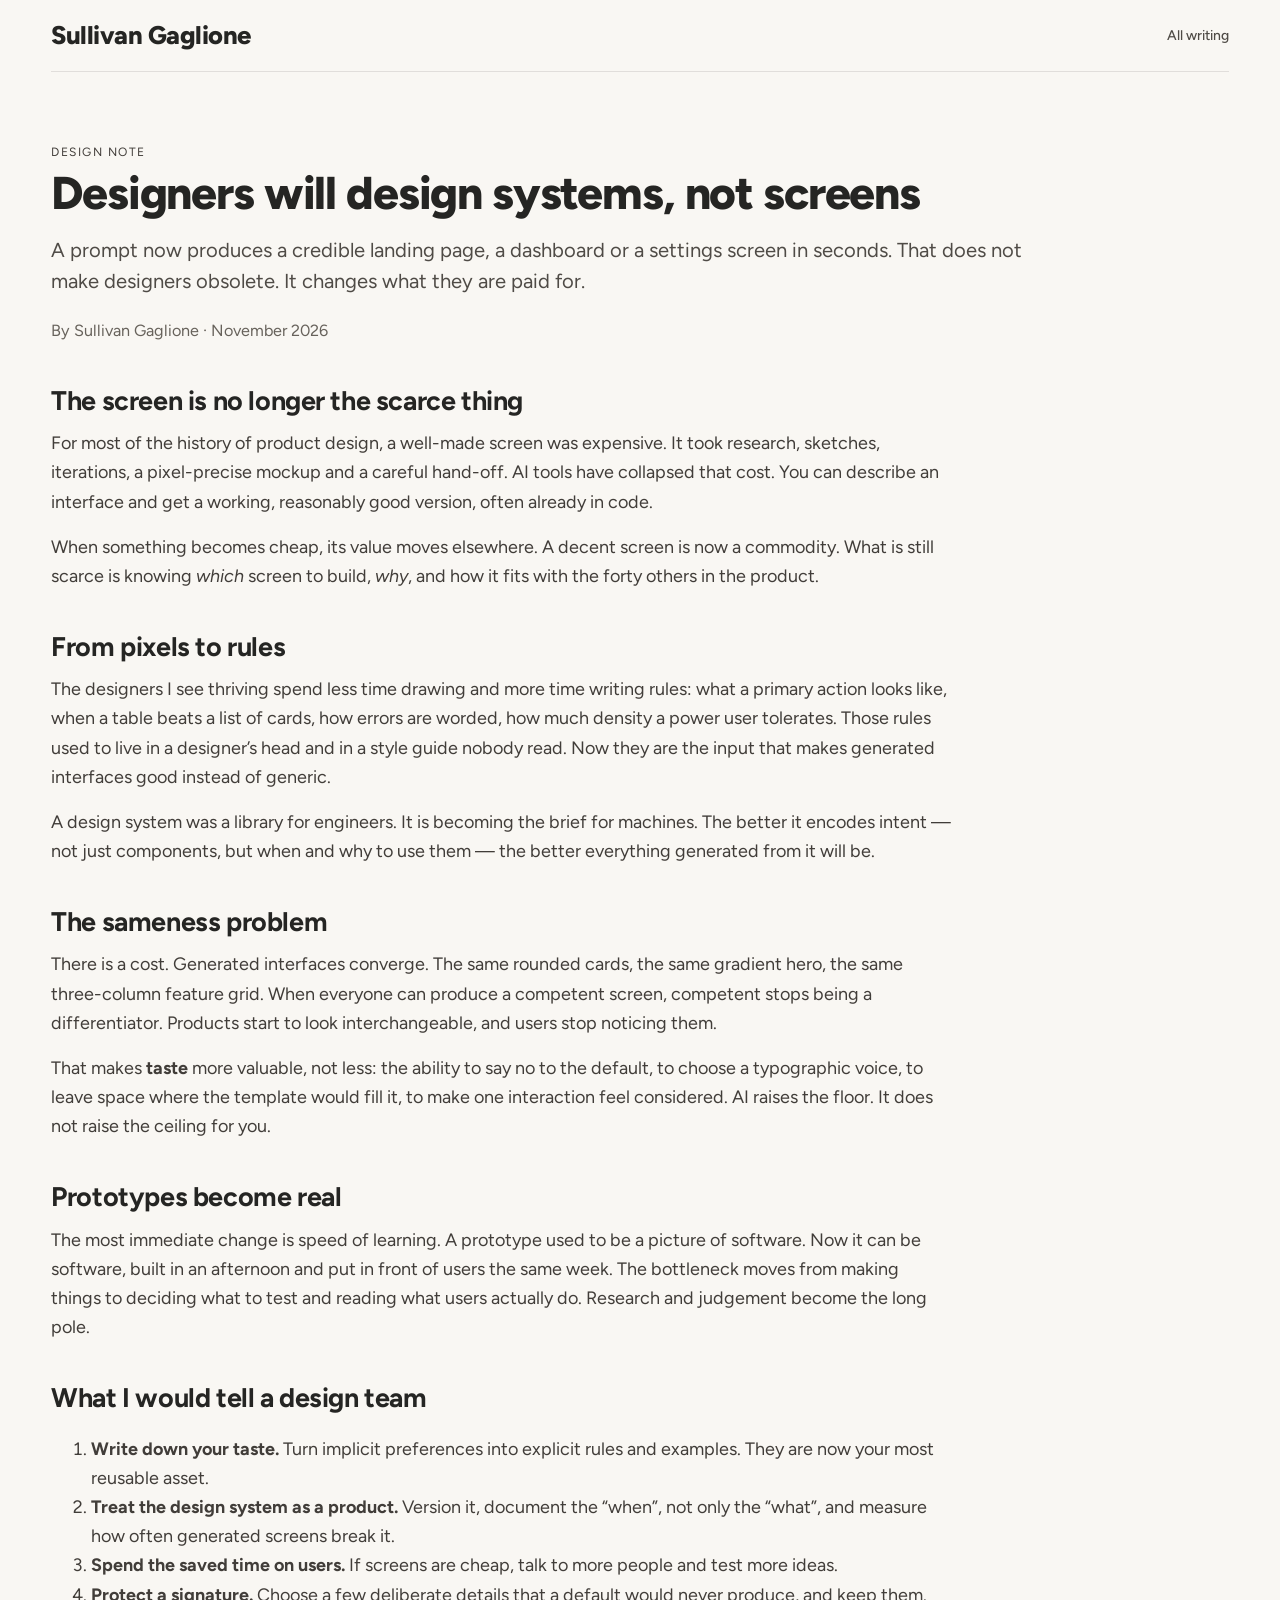
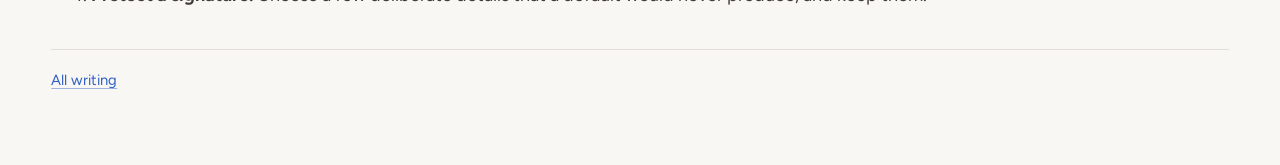
<file: writing/systems-not-screens/index.html>
<!doctype html>
<html lang="en">
<head>
<meta charset="utf-8">
<meta name="viewport" content="width=device-width, initial-scale=1">
<meta name="theme-color" content="#21201e" media="(prefers-color-scheme: dark)"><meta name="theme-color" content="#f9f7f3" media="(prefers-color-scheme: light)">
<title>Designers will design systems, not screens — Sullivan Gaglione</title>
<meta name="description" content="When AI can produce a decent screen in seconds, the designer’s value moves to rules, systems and taste.">
<meta property="og:title" content="Designers will design systems, not screens">
<meta property="og:description" content="When AI can produce a decent screen in seconds, the designer’s value moves to rules, systems and taste.">
<meta property="og:type" content="article">
<link rel="canonical" href="https://s-gaglione.github.io/writing/systems-not-screens/">
<meta property="og:url" content="https://s-gaglione.github.io/writing/systems-not-screens/">
<meta property="og:image" content="https://s-gaglione.github.io/og.png">
<meta property="og:image:width" content="1200"><meta property="og:image:height" content="630">
<meta name="twitter:card" content="summary_large_image">
<link rel="stylesheet" href="../../style.css?v=06e14743">
<link rel="preconnect" href="https://fonts.googleapis.com"><link rel="preconnect" href="https://fonts.gstatic.com" crossorigin>
<link rel="stylesheet" href="https://fonts.googleapis.com/css2?family=Figtree:wght@300..900&family=DM+Mono:wght@400;500&display=swap">
<link rel="stylesheet" href="../../theme-atelier.css?v=06e14743">

<link rel="alternate" type="application/rss+xml" title="Sullivan Gaglione" href="../../feed.xml">
</head>
<body>

<div class="shell narrow"><header class="top"><a class="brand" href="../../">Sullivan Gaglione</a><nav class="nav"><a href="../../#writing">All writing</a></nav></header></div>
<main class="article">
<article>
<p class="meta">Design note</p>
<h1>Designers will design systems, not screens</h1>
<p class="lede">A prompt now produces a credible landing page, a dashboard or a settings screen in seconds. That does not make designers obsolete. It changes what they are paid for.</p>
<p class="byline">By Sullivan Gaglione · November 2026</p>
<h2>The screen is no longer the scarce thing</h2>
<p>For most of the history of product design, a well-made screen was expensive. It took research, sketches, iterations, a pixel-precise mockup and a careful hand-off. AI tools have collapsed that cost. You can describe an interface and get a working, reasonably good version, often already in code.</p>
<p>When something becomes cheap, its value moves elsewhere. A decent screen is now a commodity. What is still scarce is knowing <em>which</em> screen to build, <em>why</em>, and how it fits with the forty others in the product.</p>
<h2>From pixels to rules</h2>
<p>The designers I see thriving spend less time drawing and more time writing rules: what a primary action looks like, when a table beats a list of cards, how errors are worded, how much density a power user tolerates. Those rules used to live in a designer’s head and in a style guide nobody read. Now they are the input that makes generated interfaces good instead of generic.</p>
<p>A design system was a library for engineers. It is becoming the brief for machines. The better it encodes intent — not just components, but when and why to use them — the better everything generated from it will be.</p>
<h2>The sameness problem</h2>
<p>There is a cost. Generated interfaces converge. The same rounded cards, the same gradient hero, the same three-column feature grid. When everyone can produce a competent screen, competent stops being a differentiator. Products start to look interchangeable, and users stop noticing them.</p>
<p>That makes <strong>taste</strong> more valuable, not less: the ability to say no to the default, to choose a typographic voice, to leave space where the template would fill it, to make one interaction feel considered. AI raises the floor. It does not raise the ceiling for you.</p>
<h2>Prototypes become real</h2>
<p>The most immediate change is speed of learning. A prototype used to be a picture of software. Now it can be software, built in an afternoon and put in front of users the same week. The bottleneck moves from making things to deciding what to test and reading what users actually do. Research and judgement become the long pole.</p>
<h2>What I would tell a design team</h2>
<ol>
<li><strong>Write down your taste.</strong> Turn implicit preferences into explicit rules and examples. They are now your most reusable asset.</li>
<li><strong>Treat the design system as a product.</strong> Version it, document the “when”, not only the “what”, and measure how often generated screens break it.</li>
<li><strong>Spend the saved time on users.</strong> If screens are cheap, talk to more people and test more ideas.</li>
<li><strong>Protect a signature.</strong> Choose a few deliberate details that a default would never produce, and keep them.</li>
</ol>

<footer><a href="../../#writing">All writing</a></footer>
</article>
</main>

</body>
</html>
</file>
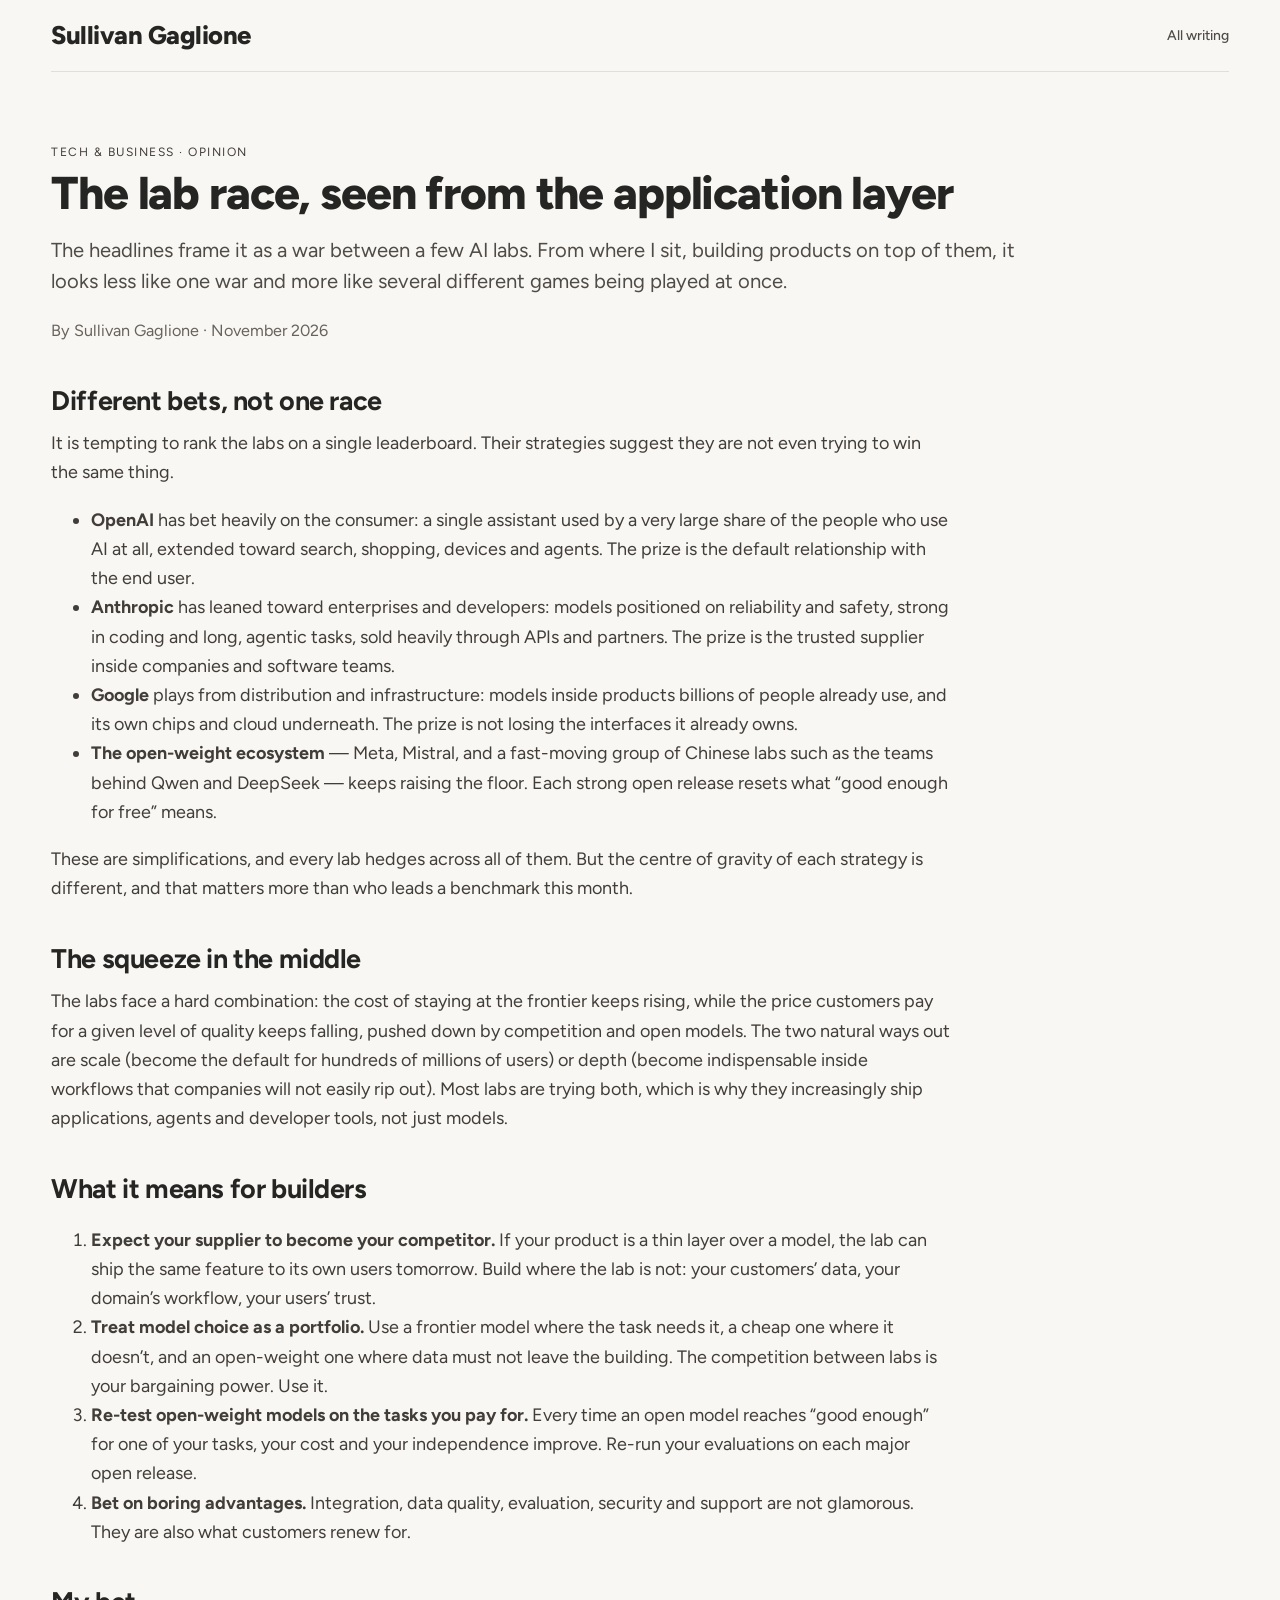
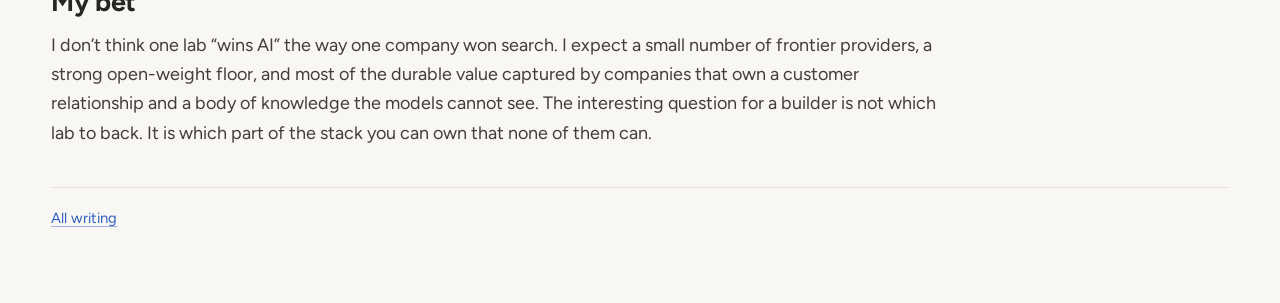
<file: writing/the-lab-race/index.html>
<!doctype html>
<html lang="en">
<head>
<meta charset="utf-8">
<meta name="viewport" content="width=device-width, initial-scale=1">
<meta name="theme-color" content="#21201e" media="(prefers-color-scheme: dark)"><meta name="theme-color" content="#f9f7f3" media="(prefers-color-scheme: light)">
<title>The lab race, seen from the application layer — Sullivan Gaglione</title>
<meta name="description" content="OpenAI, Anthropic, Google and the open-weight ecosystem are playing different games. What their strategies mean for the companies building on top of them.">
<meta property="og:title" content="The lab race, seen from the application layer">
<meta property="og:description" content="OpenAI, Anthropic, Google and the open-weight ecosystem are playing different games. What their strategies mean for the companies building on top of them.">
<meta property="og:type" content="article">
<link rel="canonical" href="https://s-gaglione.github.io/writing/the-lab-race/">
<meta property="og:url" content="https://s-gaglione.github.io/writing/the-lab-race/">
<meta property="og:image" content="https://s-gaglione.github.io/og.png">
<meta property="og:image:width" content="1200"><meta property="og:image:height" content="630">
<meta name="twitter:card" content="summary_large_image">
<link rel="stylesheet" href="../../style.css?v=06e14743">
<link rel="preconnect" href="https://fonts.googleapis.com"><link rel="preconnect" href="https://fonts.gstatic.com" crossorigin>
<link rel="stylesheet" href="https://fonts.googleapis.com/css2?family=Figtree:wght@300..900&family=DM+Mono:wght@400;500&display=swap">
<link rel="stylesheet" href="../../theme-atelier.css?v=06e14743">

<link rel="alternate" type="application/rss+xml" title="Sullivan Gaglione" href="../../feed.xml">
</head>
<body>

<div class="shell narrow"><header class="top"><a class="brand" href="../../">Sullivan Gaglione</a><nav class="nav"><a href="../../#writing">All writing</a></nav></header></div>
<main class="article">
<article>
<p class="meta">Tech & business · opinion</p>
<h1>The lab race, seen from the application layer</h1>
<p class="lede">The headlines frame it as a war between a few AI labs. From where I sit, building products on top of them, it looks less like one war and more like several different games being played at once.</p>
<p class="byline">By Sullivan Gaglione · November 2026</p>
<h2>Different bets, not one race</h2>
<p>It is tempting to rank the labs on a single leaderboard. Their strategies suggest they are not even trying to win the same thing.</p>
<ul>
<li><strong>OpenAI</strong> has bet heavily on the consumer: a single assistant used by a very large share of the people who use AI at all, extended toward search, shopping, devices and agents. The prize is the default relationship with the end user.</li>
<li><strong>Anthropic</strong> has leaned toward enterprises and developers: models positioned on reliability and safety, strong in coding and long, agentic tasks, sold heavily through APIs and partners. The prize is the trusted supplier inside companies and software teams.</li>
<li><strong>Google</strong> plays from distribution and infrastructure: models inside products billions of people already use, and its own chips and cloud underneath. The prize is not losing the interfaces it already owns.</li>
<li><strong>The open-weight ecosystem</strong> — Meta, Mistral, and a fast-moving group of Chinese labs such as the teams behind Qwen and DeepSeek — keeps raising the floor. Each strong open release resets what “good enough for free” means.</li>
</ul>
<p>These are simplifications, and every lab hedges across all of them. But the centre of gravity of each strategy is different, and that matters more than who leads a benchmark this month.</p>
<h2>The squeeze in the middle</h2>
<p>The labs face a hard combination: the cost of staying at the frontier keeps rising, while the price customers pay for a given level of quality keeps falling, pushed down by competition and open models. The two natural ways out are scale (become the default for hundreds of millions of users) or depth (become indispensable inside workflows that companies will not easily rip out). Most labs are trying both, which is why they increasingly ship applications, agents and developer tools, not just models.</p>
<h2>What it means for builders</h2>
<ol>
<li><strong>Expect your supplier to become your competitor.</strong> If your product is a thin layer over a model, the lab can ship the same feature to its own users tomorrow. Build where the lab is not: your customers’ data, your domain’s workflow, your users’ trust.</li>
<li><strong>Treat model choice as a portfolio.</strong> Use a frontier model where the task needs it, a cheap one where it doesn’t, and an open-weight one where data must not leave the building. The competition between labs is your bargaining power. Use it.</li>
<li><strong>Re-test open-weight models on the tasks you pay for.</strong> Every time an open model reaches “good enough” for one of your tasks, your cost and your independence improve. Re-run your evaluations on each major open release.</li>
<li><strong>Bet on boring advantages.</strong> Integration, data quality, evaluation, security and support are not glamorous. They are also what customers renew for.</li>
</ol>
<h2>My bet</h2>
<p>I don’t think one lab “wins AI” the way one company won search. I expect a small number of frontier providers, a strong open-weight floor, and most of the durable value captured by companies that own a customer relationship and a body of knowledge the models cannot see. The interesting question for a builder is not which lab to back. It is which part of the stack you can own that none of them can.</p>

<footer><a href="../../#writing">All writing</a></footer>
</article>
</main>

</body>
</html>
</file>
<file: style.css>
/* Thème bleu nuit (identité unique, clair/sombre confondus) */
:root{color-scheme:dark;--paper:#0a1222;--paper-2:#0d1730;--ink:#e7ecf6;--muted:#9aa7c0;--faint:#8592b0;--line:#1f2c47;--accent:#8ab4ff;--accent-2:#c9b8ff;--accent-ink:#0a1222;--panel:#101b33;--panel-2:#0c1529;--bad:#ff8f7f;--good:#7fd8b4;--bar:#2a3a5c;
--serif:"Iowan Old Style","Palatino Linotype",Georgia,serif;--sans:system-ui,-apple-system,"Segoe UI",sans-serif;--mono:ui-monospace,SFMono-Regular,Menlo,monospace}
*{box-sizing:border-box}html{scroll-padding-top:1.5rem}
body{margin:0;background:radial-gradient(1200px 600px at 80% -10%,#15264a 0%,transparent 60%),var(--paper);color:var(--ink);font:1rem/1.65 var(--sans);min-height:100vh}
a{color:inherit;text-underline-offset:.22em}a:hover{color:var(--accent)}
a:focus-visible,button:focus-visible{outline:2px solid var(--accent);outline-offset:4px}
h1,h2,h3,p,figure,dl,dd{margin:0}
h1,h2,h3{font-family:var(--serif);font-weight:400;line-height:1.08;letter-spacing:-.025em}
p+p{margin-top:1rem}
.shell{width:min(100% - 2rem,70rem);margin:auto}
.skip{position:absolute;left:1rem;top:-6rem}.skip:focus{top:1rem;background:var(--paper);padding:.5rem;z-index:2}
.top,.bottom{display:flex;justify-content:space-between;align-items:center;gap:1rem;min-height:4.5rem;border-bottom:1px solid var(--line)}
.brand{text-decoration:none;font-weight:600;letter-spacing:-.02em}
.nav{display:flex;gap:clamp(.8rem,3vw,2rem);flex-wrap:wrap}.nav a{font-size:.9rem;text-decoration:none;color:var(--muted)}.nav a:hover{color:var(--accent)}
.eyebrow,.meta,dt,th{font:500 .72rem/1.5 var(--mono);letter-spacing:.09em;text-transform:uppercase;color:var(--accent)}
/* Accueil */
.hero{display:grid;grid-template-columns:1.6fr 1fr;align-items:center;gap:clamp(1.5rem,5vw,4rem);padding:clamp(2.5rem,7vw,5rem) 0 clamp(2rem,5vw,3.5rem)}
.hero h1{font-size:clamp(2.4rem,5vw,4.4rem);margin:.7rem 0 1.2rem;max-width:18ch}
.hero h1 em{font-style:italic;background:linear-gradient(90deg,var(--accent),var(--accent-2));-webkit-background-clip:text;background-clip:text;color:transparent}
.intro{font-size:clamp(1.02rem,1.5vw,1.12rem);max-width:62ch;color:var(--muted)}
.intro strong{color:var(--ink);font-weight:550}
.actions{display:flex;flex-wrap:wrap;gap:.65rem 1.2rem;align-items:center;margin-top:1.6rem;font-size:.92rem}
.primary{display:inline-block;text-decoration:none;color:var(--accent-ink);background:var(--accent);padding:.62rem 1rem;border-radius:999px;font-weight:550}.primary:hover{color:var(--accent-ink);filter:brightness(1.08)}
.ghost{text-decoration:none;color:var(--ink);border:1px solid var(--line);padding:.58rem 1rem;border-radius:999px}.ghost:hover{border-color:var(--accent)}
.anim{width:100%;height:auto;display:block}
.anim-cap{font-size:.78rem;color:var(--faint);margin-top:.5rem;text-align:center}
/* Démo */
.exhibit{background:linear-gradient(180deg,var(--panel),var(--panel-2));padding:clamp(1.1rem,3vw,1.7rem);border:1px solid var(--line);border-radius:.8rem}
.exhibit h3{font-size:clamp(1.5rem,3vw,2rem);margin:.5rem 0 .6rem}
.cases{display:flex;flex-wrap:wrap;gap:.4rem;margin:.9rem 0}
.cases button{min-height:2.3rem;border:1px solid var(--line);border-radius:999px;background:transparent;color:var(--muted);font:550 .78rem var(--sans);padding:.3rem .8rem;cursor:pointer}
.cases button:hover{color:var(--ink);border-color:var(--accent)}
.cases button[aria-pressed=true]{background:var(--accent);border-color:var(--accent);color:var(--accent-ink)}
.mem{width:100%;border-collapse:collapse;font-size:.9rem;background:var(--panel-2);border:1px solid var(--line);border-radius:.4rem}
.mem th,.mem td{text-align:left;padding:.5rem .7rem;border-bottom:1px solid var(--line)}.mem th{font-size:.64rem}
.mem .gone td{color:var(--faint);text-decoration:line-through}
.verdicts{display:grid;grid-template-columns:1fr 1fr;gap:.6rem;margin-top:.8rem}
.verdict{background:var(--panel-2);border:1px solid var(--line);border-radius:.5rem;padding:.6rem .8rem}
.verdict dd{font-size:1rem;margin-top:.15rem}.verdict .ok{color:var(--good)}.verdict .ko{color:var(--bad);font-weight:600}
.exhibit figcaption{margin-top:.8rem;font-size:.8rem;color:var(--faint)}
/* Sections */
.section{border-top:1px solid var(--line);display:grid;grid-template-columns:10rem minmax(0,1fr);gap:clamp(1.4rem,4vw,3rem);padding:clamp(2.2rem,5vw,3.6rem) 0}
.section>h2{font-size:1.45rem;color:var(--muted)}.section h3{font-size:clamp(1.6rem,3.4vw,2.35rem);max-width:28ch;margin-bottom:.7rem}
.section p{max-width:66ch;color:var(--muted)}
.result{padding-bottom:1.8rem}.result+.result{border-top:1px dashed var(--line);padding-top:1.8rem}
.note{border-left:2px solid var(--bar);padding-left:1rem;margin-top:1rem;font-size:.9rem}
.story{display:block;text-decoration:none}.story h3{text-decoration:underline;text-decoration-color:transparent}.story:hover h3{text-decoration-color:currentColor}
.story+p+.story{margin-top:1.6rem}
figure.chart{margin:1.2rem 0 .4rem;max-width:40rem}figure.chart svg{width:100%;height:auto;display:block;color:var(--ink)}
figure.chart figcaption{font-size:.82rem;color:var(--muted);margin-top:.4rem}
table.data{border-collapse:collapse;font-size:.9rem;margin:1rem 0;width:100%;max-width:42rem}
table.data th,table.data td{padding:.45rem .55rem;border-bottom:1px solid var(--line);text-align:right}table.data th:first-child,table.data td:first-child{text-align:left}
table.data td{color:var(--muted)}table.data .us{font-weight:650;color:var(--accent)}
.wrap{overflow-x:auto}
/* UX */
.patterns{display:grid;grid-template-columns:repeat(auto-fill,minmax(15rem,1fr));gap:.8rem;margin-top:1.4rem}
.pattern{background:var(--panel);border:1px solid var(--line);border-radius:.7rem;padding:1rem 1.05rem}
.pattern h4{margin:.55rem 0 .35rem;font:600 1rem/1.3 var(--sans);color:var(--ink)}
.pattern p{font-size:.88rem;line-height:1.55}
.mini{display:flex;flex-wrap:wrap;gap:.3rem;align-items:center;min-height:2.1rem;font-size:.75rem}
.chip{border:1px solid var(--line);border-radius:999px;padding:.18rem .55rem;color:var(--muted);background:var(--panel-2)}
.chip.on{border-color:var(--accent);color:var(--accent)}.chip.warn{border-color:#5b4a2a;color:#ffd38a}
.bubble{background:var(--panel-2);border:1px solid var(--line);border-radius:.6rem .6rem .6rem .15rem;padding:.25rem .55rem;color:var(--ink)}
.cite{font:500 .66rem var(--mono);color:var(--accent);vertical-align:super;margin-left:.15rem}
.bottom{border-top:1px solid var(--line);border-bottom:0;color:var(--faint);font-size:.85rem}
/* Articles */
main.article{width:min(100% - 2rem,42rem);margin:clamp(2.2rem,6vw,4.5rem) auto}
main.article h1{font-size:clamp(2.3rem,6vw,4.1rem);margin:.5rem 0 1rem}
main.article h2{font-size:1.85rem;margin:2.2rem 0 .6rem}
main.article p,main.article li{color:#cdd5e5}
main.article .lede{font-size:1.18rem;color:var(--muted);margin-bottom:1.3rem}
main.article .byline{color:var(--faint);font-size:.9rem;margin-bottom:2rem}
main.article footer{padding-top:1.2rem;margin:2.5rem 0;border-top:1px solid var(--line);font-size:.92rem}
main.article .prompt{background:var(--panel);border-left:2px solid var(--accent);padding:.8rem 1.05rem;margin:1rem 0}
main.article a{color:var(--accent)}
.refs{font-size:.88rem;color:var(--muted)}.refs li{margin:.25rem 0}
@media(max-width:820px){.hero{grid-template-columns:1fr}.section{grid-template-columns:1fr;gap:.8rem}.verdicts{grid-template-columns:1fr}}
@media(max-width:430px){.top{flex-direction:column;align-items:flex-start;justify-content:center;gap:.2rem;padding:.8rem 0}.bottom{flex-direction:column;align-items:flex-start;padding:.8rem 0}}
/* Animation symbolique */
@keyframes flow{0%{transform:translateX(-30px);opacity:0}15%{opacity:1}55%{transform:translateX(150px);opacity:1}70%,100%{transform:translateX(150px);opacity:0}}
@keyframes pulse{0%,100%{r:34;opacity:.9}50%{r:38;opacity:1}}
@keyframes halo{0%,100%{opacity:.15}50%{opacity:.4}}
@keyframes probe{0%,20%{stroke-dashoffset:120;opacity:0}30%{opacity:1}45%,70%{stroke-dashoffset:0;opacity:1}85%,100%{opacity:0}}
@keyframes lit{0%,40%{fill:var(--panel)}50%,70%{fill:#1d3561}85%,100%{fill:var(--panel)}}
@keyframes out{0%,62%{opacity:0;transform:translateX(0)}72%{opacity:1}92%{opacity:1;transform:translateX(40px)}100%{opacity:0;transform:translateX(40px)}}
.tok{animation:flow 6s infinite ease-in-out}
.core{animation:pulse 3s infinite ease-in-out}.halo{animation:halo 3s infinite ease-in-out}
.probe{stroke-dasharray:120;animation:probe 6s infinite ease-in-out}
.drawer.hit{animation:lit 6s infinite ease-in-out}
.answer{animation:out 6s infinite ease-in-out}
@media (prefers-reduced-motion:reduce){.tok,.core,.halo,.probe,.drawer.hit,.answer{animation:none}.tok,.answer{opacity:1}}
/* Flux WebGPU de la démo */
.flow{position:relative;height:210px;margin:.5rem 0 .9rem;border:1px solid var(--line);border-radius:.6rem;background:#0c1529;overflow:hidden}
.flow canvas{position:absolute;inset:0;width:100%;height:100%;display:block}
.flow .lane{position:absolute;left:.6rem;transform:translateY(-50%);font:500 .62rem/1 var(--mono);letter-spacing:.09em;text-transform:uppercase;color:var(--muted)}
.flow .l1{top:25%}.flow .l2{top:75%}
.flow .node{position:absolute;left:calc(86% + 12px);transform:translateY(-50%);font:500 .66rem/1 var(--mono);color:var(--muted);white-space:nowrap;transition:opacity .3s}
.flow .n-q{display:none}
.flow .r1.n-r1{top:13%}.flow .r1.n-r2{top:25%}.flow .r1.n-x1{top:37%}
.flow .r2.n-r1{top:63%}.flow .r2.n-r2{top:75%}.flow .r2.n-x1{top:87%}
.flow .engine{position:absolute;right:.5rem;bottom:.35rem;font:500 .58rem/1 var(--mono);letter-spacing:.08em;text-transform:uppercase;color:var(--faint)}
@media(max-width:430px){.flow .node{left:auto;right:.4rem}.flow{height:190px}}
.ux-reads{display:grid;grid-template-columns:repeat(auto-fit,minmax(14rem,1fr));gap:.7rem;margin:1.2rem 0 .4rem}
.ux-read{display:block;text-decoration:none;border:1px solid var(--line);border-radius:.7rem;padding:.9rem 1rem;background:linear-gradient(180deg,#13214033,transparent)}
.ux-read strong{display:block;margin-top:.35rem;font:400 1.15rem/1.25 var(--serif);color:var(--ink)}
.ux-read:hover{border-color:var(--accent)}.ux-read:hover strong{color:var(--accent)}
/* UX : avant / après */
.ba-list{display:grid;gap:.9rem;margin-top:1.4rem}
.ba{background:var(--panel);border:1px solid var(--line);border-radius:.7rem;padding:1rem 1.1rem}
.ba h4{margin:0 0 .4rem;font:600 1.02rem/1.3 var(--sans);color:var(--ink)}
.ba .ba-q{font-size:.88rem;color:var(--muted);margin:0 0 .6rem}
.ba-row{display:grid;grid-template-columns:1fr 1fr;gap:.6rem}
.ba-bad,.ba-good{border-radius:.5rem;padding:.65rem .75rem;font-size:.92rem;line-height:1.5;color:var(--ink);background:var(--panel-2);border:1px solid var(--line)}
.ba-bad{border-left:3px solid var(--bad)}.ba-good{border-left:3px solid var(--good)}
.ba-bad small,.ba-good small{display:block;margin-top:.35rem;color:var(--muted);font-size:.8rem}
.ba-tag{display:block;font:500 .64rem/1.4 var(--mono);letter-spacing:.09em;text-transform:uppercase;margin-bottom:.25rem;color:var(--muted)}
.ba-bad .ba-tag{color:var(--bad)}.ba-good .ba-tag{color:var(--good)}
.ba .chip{display:inline-block;margin:.25rem .2rem 0 0;font-size:.74rem}
@media(max-width:640px){.ba-row{grid-template-columns:1fr}}

.list .story h3{font-size:clamp(1.15rem,2.2vw,1.45rem);max-width:40ch}.list .story+p{margin-top:.3rem}.list .story+p+.story{margin-top:1.3rem}


/* ===== Accueil v3 ===== */
.sr-only{position:absolute;width:1px;height:1px;padding:0;margin:-1px;overflow:hidden;clip:rect(0,0,0,0);white-space:nowrap;border:0}
.hero-compact{display:grid;grid-template-columns:minmax(0,1.45fr) minmax(0,1fr);align-items:center;gap:clamp(1rem,3vw,2.5rem);
  margin:0;padding:1.4rem 0 1.2rem}
.hero-compact .eyebrow{margin-bottom:.55rem}
.hero-compact .intro{font-family:var(--serif);font-size:clamp(1.15rem,1.8vw,1.32rem);line-height:1.32;color:var(--ink);max-width:46ch;letter-spacing:-.01em;margin:0}
.hero-compact .intro-2{font-family:var(--sans);font-size:.95rem;line-height:1.55;color:var(--muted);max-width:52ch;margin-top:.6rem!important;letter-spacing:0}
.pills{display:flex;flex-wrap:wrap;gap:.4rem;margin-top:.95rem!important}
.pills a{font-size:.78rem;text-decoration:none;color:var(--muted);border:1px solid var(--line);border-radius:999px;padding:.22rem .7rem;background:rgba(16,27,51,.6);transition:border-color .2s,color .2s}
.pills a:hover{color:var(--ink);border-color:var(--accent)}
.hero-anim{margin:0}
.hero-anim .anim{width:100%;height:auto;max-height:200px}.hero-anim .anim-cap{display:none}
.hero-anim .tok text{font-size:12px}
/* liste en cartes */
.list{padding:clamp(1.6rem,4vw,2.6rem) 0}
.list>h2,#about>h2{font:500 .74rem/1.5 var(--mono);letter-spacing:.12em;text-transform:uppercase;color:var(--faint);padding-top:.35rem}
.row{display:flex;justify-content:space-between;align-items:baseline;gap:1.2rem;text-decoration:none;padding:.9rem 0;border-bottom:1px solid var(--line)}.row:first-child{padding-top:0}

.row:hover{color:inherit}.row:hover .row-title{color:var(--accent)}
.row-text{display:flex;flex-direction:column;gap:.25rem;min-width:0}
.row-title{font-family:var(--serif);font-size:clamp(1.15rem,2vw,1.4rem);line-height:1.2;letter-spacing:-.015em;color:var(--ink)}
.row-sum{font-size:.9rem;color:var(--muted)}
.row-side{display:flex;align-items:center;gap:.9rem;flex-shrink:0}
.row-date{font:500 .7rem/1 var(--mono);letter-spacing:.08em;text-transform:uppercase;color:var(--faint)}
.row-arrow{color:var(--accent);font-size:1.1rem;transition:transform .2s}.row:hover .row-arrow{transform:translateX(3px)}
#about p{max-width:62ch;font-size:.95rem}
@media(max-width:820px){.hero-compact{grid-template-columns:1fr}.hero-anim .anim{max-height:170px}.row-date{display:none}}
.row:last-child{border-bottom:0;padding-bottom:0}
.top .brand{font-family:var(--serif);font-size:clamp(1.35rem,2.4vw,1.7rem);font-weight:500;letter-spacing:-.02em}
@media(min-width:1500px){.shell{width:min(100% - 6rem,88rem)}.section{grid-template-columns:13rem minmax(0,1fr)}.hero-compact .intro{max-width:52ch}}
@media(min-width:1900px){.shell{width:min(100% - 8rem,100rem)}}
@media(min-width:1500px){.hero-anim .anim{max-height:240px}}
.shell.narrow{width:min(100% - 2rem,42rem)}
/* Articles élastiques : la colonne et le texte grandissent ensemble avec l'écran (~70 caractères par ligne) */
main.article,.shell.narrow{width:min(100% - 2rem,clamp(42rem,42vw,58rem))}
main.article{font-size:clamp(1rem,.82rem + .38vw,1.22rem)}
main.article h2{font-size:1.85em}main.article .lede{font-size:1.18em}main.article .byline{font-size:.9em}
/* Pleine largeur partout, avec une marge latérale */
.shell,.shell.narrow,main.article{width:calc(100% - 2 * clamp(1rem,4vw,4rem))}
@media(min-width:1500px){.shell{width:calc(100% - 2 * clamp(1rem,4vw,4rem))}}
@media(min-width:1900px){.shell{width:calc(100% - 2 * clamp(1rem,4vw,4rem))}}
/* Animation « La Création » */
.creation .cr-left{stroke-dasharray:2200;stroke-dashoffset:2200;animation:cr-draw 3.2s ease-out .2s forwards}.creation .cr-crease{opacity:0;animation:cr-fade 1.2s ease-out 2.6s forwards}@keyframes cr-fade{to{opacity:1}}
@keyframes cr-draw{to{stroke-dashoffset:0}}
@media (prefers-reduced-motion:reduce){.creation .cr-left{animation:none;stroke-dashoffset:0}}
.hero-anim .creation{max-height:none;width:100%}
main.article .next{margin-bottom:1rem;display:flex;flex-direction:column;gap:.2rem}main.article .next a{font-family:var(--serif);font-size:1.2em}
main.article caption{caption-side:top;text-align:left;font-size:.85em;color:var(--muted);padding-bottom:.4rem}
/* Lisibilité : texte des articles limité à ~75 caractères, aligné à gauche sur l'en-tête ; tableaux et figures en pleine largeur */
main.article :is(p,li,h1,h2,h3,.lede,.byline,ul,ol){max-width:75ch}
main.article .wrap,main.article figure,main.article table{max-width:none}
.hero-compact:has(.creation){grid-template-columns:minmax(0,1fr) minmax(0,1.2fr)}.hero-compact .hero-anim:has(.creation){margin-right:-1rem}
.hero-compact .latest{margin-top:1rem}
.latest a{display:inline-flex;flex-wrap:wrap;align-items:baseline;gap:.35rem 1rem;text-decoration:none;padding:.15rem 0;border-left:2px solid var(--accent);padding-left:.8rem}
.latest .lt-title{color:var(--ink);font-family:var(--serif);font-size:1.02rem}
.latest .lt-stats{display:inline-flex;gap:1rem;font-size:.85rem;color:var(--muted)}.latest b{font:600 .9rem var(--mono);color:var(--ink);margin-right:.25rem}
.latest .lt-more{color:var(--accent);font-size:.85rem}.latest a:hover .lt-title{color:var(--accent)}
.hero-compact .hero-anim{align-self:stretch;display:flex;align-items:center;justify-content:center}.hero-compact .hero-anim svg{display:block}
.hero-compact .hero-anim svg.anim:not(.creation){transform:translateY(16px)}
</file>
<file: theme-atelier.css>
/* Thème « Atelier » : neutres chauds (gris pierre / ivoire), titres en sérif léger, corps en grotesque, chiffres tabulaires.
   Accent bleu pervenche propre au site. Sombre par défaut, clair si le système le demande. */
:root{color-scheme:dark light;
--paper:#252523;--paper-2:#2c2b28;--panel:#2c2b28;--panel-2:#1b1a19;--raised:#413c3a;
--head:#ffffff;--ink:#f4f0eb;--text-2:#e7e1da;--muted:#c7c2bc;--faint:#a49f98;
--line:#413d39;--line-2:#524c47;--bar:#5f5a54;
--accent:#8ab4ff;--accent-2:#b9cffc;--accent-ink:#1b1a19;
--good:#41be4b;--bad:#f25550;
--serif:"Newsreader","Iowan Old Style",Georgia,serif;
--sans:"Inter",ui-sans-serif,system-ui,-apple-system,"Segoe UI",sans-serif;
--mono:"DM Mono",ui-monospace,SFMono-Regular,Menlo,monospace;
--r-sm:.125rem;--r-md:.375rem;--r-lg:.5rem;--r-xl:.75rem}
@media (prefers-color-scheme:light){:root{
--paper:#fcfaf8;--paper-2:#ffffff;--panel:#ffffff;--panel-2:#f4f0eb;--raised:#f0ebe5;
--head:#252523;--ink:#2e2b29;--text-2:#413d39;--muted:#4f4b46;--faint:#67625b;
--line:#e1dedb;--line-2:#d8d4d0;--bar:#d8d4d0;
--accent:#2f5fc4;--accent-2:#4a74cf;--accent-ink:#ffffff;
--good:#2d7f39;--bad:#a5302a}}

/* Base */
body{background:var(--paper);color:var(--ink);font:400 1rem/1.5 var(--sans);-webkit-font-smoothing:antialiased;-moz-osx-font-smoothing:grayscale;font-feature-settings:"cv11","ss01"}
h1,h2,h3{font-family:var(--serif);font-weight:300;line-height:1.08;letter-spacing:-.01em;color:var(--head)}
a:hover{color:var(--accent)}
.top,.bottom{border-color:var(--line)}
.top .brand{font-family:var(--serif);font-weight:400;font-size:clamp(1.35rem,2.4vw,1.6rem);letter-spacing:-.01em;color:var(--head)}
.nav a{font-size:.875rem;line-height:1.25rem;color:var(--muted)}
/* Sur-titres, méta, en-têtes de tableau : petites capitales espacées */
.eyebrow,.meta,dt,th,.row-date,.list>h2,#about>h2{font-family:var(--sans);font-weight:500;font-size:.75rem;line-height:1rem;letter-spacing:1.5px;text-transform:uppercase;color:var(--faint)}
.eyebrow{color:var(--accent)}

/* Accueil */
.hero-compact .intro{font-family:var(--serif);font-weight:300;font-size:clamp(1.5rem,2.6vw,2.25rem);line-height:1.15;letter-spacing:-.01em;color:var(--head);max-width:30ch}
.hero-compact .intro strong{font-weight:400;color:var(--head)}
.hero-compact .intro-2{font-family:var(--sans);font-weight:400;font-size:1rem;line-height:1.5rem;color:var(--muted)}
/* Liens sociaux : onglets « pastille » arrondis (rayon 12 px), fond surélevé au survol */
.pills{gap:.5rem}
.pills a{font-size:.875rem;line-height:1.25rem;padding:.5rem 1rem;border-radius:var(--r-xl);border:1px solid var(--line);background:transparent;color:var(--text-2);transition:background-color .15s,color .15s}
.pills a:hover{background:var(--raised);border-color:transparent;color:var(--ink)}
.hero-anim svg{filter:saturate(.55)}
.latest a{border-left-color:var(--accent)}.latest .lt-title{font-family:var(--serif);font-weight:400}
.latest b{font-family:var(--mono);font-weight:500;font-variant-numeric:tabular-nums}

/* Liste des écrits */
.section{border-top-color:var(--line)}
.row{border-bottom-color:var(--line);padding:1rem 0}
.row-title{font-family:var(--serif);font-weight:400;font-size:clamp(1.25rem,2vw,1.5rem);line-height:1.25;letter-spacing:-.005em;color:var(--head)}
.row:hover .row-title{color:var(--accent)}
.row-sum{font-size:.875rem;line-height:1.25rem;color:var(--muted)}
.row-arrow{color:var(--faint)}.row:hover .row-arrow{color:var(--accent)}
.section p{color:var(--muted)}
#about p{font-size:1rem;line-height:1.625}

/* Articles */
main.article{line-height:1.625}
main.article h1{font-weight:300;line-height:1.08;letter-spacing:-.015em;font-size:clamp(2.25rem,6vw,3.75rem)}
main.article h2{font-weight:400;font-size:1.5em;line-height:1.33;margin:2.4rem 0 .6rem}
main.article h3{font-family:var(--sans);font-weight:500;font-size:1.125em;line-height:1.55;letter-spacing:0}
main.article p,main.article li{color:var(--text-2)}
main.article .lede{font-family:var(--sans);font-size:1.125em;line-height:1.55;color:var(--muted)}
main.article .byline{color:var(--faint)}
main.article a{color:var(--accent);text-decoration-color:color-mix(in srgb,var(--accent) 45%,transparent)}
main.article .prompt{background:var(--panel-2);border-left:2px solid var(--accent);border-radius:0 var(--r-md) var(--r-md) 0}
main.article footer{border-top-color:var(--line)}
code,kbd,samp{font-family:var(--mono);font-size:.9em}

/* Tableaux de résultats : lignes fines, en-têtes en capitales espacées, chiffres tabulaires */
table.data{font-size:.875rem;line-height:1.25rem;font-variant-numeric:tabular-nums;border-top:1px solid var(--line)}
table.data th,table.data td{padding:.75rem .75rem;border-bottom:1px solid var(--line)}
table.data th{font-size:.6875rem;color:var(--faint);background:transparent}
table.data td{color:var(--text-2)}
table.data tbody tr:hover td{background:var(--panel-2)}
table.data .us{color:var(--accent);font-weight:600}
main.article caption{color:var(--muted);font-size:.875rem}
figure.chart figcaption,.exhibit figcaption{color:var(--muted)}

/* Démo et cartes */
.exhibit{background:var(--panel);border-color:var(--line);border-radius:var(--r-xl)}
.mem{background:var(--panel-2);border-color:var(--line);border-radius:var(--r-md);font-variant-numeric:tabular-nums}
.mem th,.mem td{border-bottom-color:var(--line)}
.verdict,.pattern,.ba,.ux-read{background:var(--panel-2);border-color:var(--line);border-radius:var(--r-lg)}
.ux-read{background:transparent}.ux-read strong{font-family:var(--serif);font-weight:400}
.cases button{border-radius:var(--r-xl);font:450 .875rem/1.25rem var(--sans);padding:.5rem 1rem;border-color:var(--line);color:var(--text-2)}
.cases button:hover{background:var(--raised);border-color:transparent;color:var(--ink)}
.cases button[aria-pressed=true]{background:var(--raised);border-color:transparent;color:var(--head)}
.chip{border-radius:var(--r-sm);background:var(--panel-2);border-color:var(--line-2)}
.flow{background:var(--panel-2);border-color:var(--line);border-radius:var(--r-lg)}
.primary{border-radius:var(--r-xl)}.ghost{border-radius:var(--r-xl)}
.bottom{color:var(--faint);font-size:.875rem}

/* Clair : l'illustration bleu nuit est inversée pour rester lisible sur fond ivoire */
@media (prefers-color-scheme:light){
.hero-anim svg{filter:invert(1) hue-rotate(180deg) saturate(.5) contrast(.9)}
.flow{background:#2c2b28}
}

/* ===== Retouches du 20/11 (demande du porteur) : animation aux couleurs du thème, graisses plus fortes, teintes décalées ===== */
/* Teintes de fond légèrement décalées (moins proches d'une charte existante) */
:root{--paper:#21201e;--paper-2:#292825;--panel:#292825;--panel-2:#1a1918;--raised:#3a3633}
@media (prefers-color-scheme:light){:root{--paper:#f9f7f3;--paper-2:#ffffff;--panel:#ffffff;--panel-2:#f2eee8;--raised:#ebe5dd}}

/* Graisses : sérif moins fin, corps légèrement plus dense en sombre */
h1,h2,h3{font-weight:400}
.hero-compact .intro{font-weight:400}.hero-compact .intro strong{font-weight:550}
.row-title,.latest .lt-title{font-weight:500}
main.article h1{font-weight:400}
main.article h2{font-weight:500}
main.article h3{font-weight:600}
.top .brand{font-weight:500}
@media (prefers-color-scheme:dark){body{font-weight:420}main.article p,main.article li{font-weight:420}}

/* Animation : plus de filtres, couleurs tirées de la palette (neutres chauds + accent) */
.hero-anim svg,.hero-anim .anim{filter:none!important}
.hero-anim .tok rect{fill:var(--panel);stroke:var(--line-2)}
.hero-anim .tok text,.hero-anim g[fill="#e7ecf6"]{fill:var(--text-2)}
.hero-anim text[fill="#5d6b88"],.hero-anim text[fill="#9aa7c0"]{fill:var(--faint)}
.hero-anim .drawer{fill:var(--panel)}
.hero-anim rect[stroke-dasharray]{stroke:var(--faint)}
.hero-anim g[fill="#2a3a5c"] rect{fill:var(--bar)}
.hero-anim g[fill="#2a3a5c"] rect[opacity]{fill:var(--accent)}
.hero-anim g[stroke="#2a3a5c"]{stroke:var(--line-2)}
.hero-anim .halo{fill:var(--accent)}
.hero-anim #g-core stop:nth-child(1){stop-color:var(--ink)}
.hero-anim #g-core stop:nth-child(2){stop-color:var(--accent-2)}
.hero-anim #g-core stop:nth-child(3){stop-color:var(--accent)}
.hero-anim #g-line stop{stop-color:var(--accent)}
.hero-anim .answer rect{fill:var(--panel);stroke:var(--accent)}
.hero-anim .answer text{fill:var(--text-2)}.hero-anim .answer tspan{fill:var(--accent)}
@keyframes lit-atelier{0%,40%{fill:var(--panel)}50%,70%{fill:color-mix(in srgb,var(--accent) 35%,var(--panel))}85%,100%{fill:var(--panel)}}
.hero-anim .drawer.hit{animation-name:lit-atelier}

/* Tableaux sur mobile : dégradé sur le bord droit pour signaler le défilement */
@media (max-width:640px){
.wrap{background:linear-gradient(to right,var(--paper) 30%,transparent) left center/40px 100% no-repeat local,
linear-gradient(to left,var(--paper) 30%,transparent) right center/40px 100% no-repeat local,
radial-gradient(farthest-side at 0 50%,color-mix(in srgb,var(--ink) 22%,transparent),transparent) left center/14px 100% no-repeat scroll,
radial-gradient(farthest-side at 100% 50%,color-mix(in srgb,var(--ink) 22%,transparent),transparent) right center/14px 100% no-repeat scroll}
}

/* Retouche 2 (20/11) : encore un cran de graisse */
h1,h2,h3{font-weight:500}
.hero-compact .intro{font-weight:500}.hero-compact .intro strong{font-weight:600}
.row-title,.latest .lt-title{font-weight:600}
main.article h1{font-weight:500}
main.article h2{font-weight:600}
.top .brand{font-weight:600}
body,main.article p,main.article li{font-weight:430}
@media (prefers-color-scheme:dark){body,main.article p,main.article li{font-weight:450}}
.nav a,.pills a{font-weight:500}

/* Liens sociaux : logos seuls, monochromes (noir en clair, blanc cassé en sombre) */
.pills.social{gap:.4rem}
.pills.social a{display:inline-flex;align-items:center;justify-content:center;width:2.5rem;height:2.5rem;padding:0;border-radius:999px;color:var(--head)}
.pills.social a:hover{color:var(--accent);background:var(--raised)}
.pills.social svg{display:block}
@media (prefers-color-scheme:light){.hero-anim #g-core stop:nth-child(1){stop-color:#ffffff}.hero-anim #g-core stop:nth-child(2){stop-color:#9db6ec}}

/* Essai Figtree (20/11, aperçu local) : une seule famille pour titres et texte ; grand titre ExtraBold 800,
   36 px mobile / 46 px ordinateur, interlettrage -0.025em */
:root{--serif:"Figtree",ui-sans-serif,system-ui,-apple-system,"Segoe UI",sans-serif;--sans:"Figtree",ui-sans-serif,system-ui,-apple-system,"Segoe UI",sans-serif}
body{font-feature-settings:normal}
body,main.article p,main.article li{font-weight:400}
@media (prefers-color-scheme:dark){body,main.article p,main.article li{font-weight:400}}
.hero-compact .intro,main.article h1{font-weight:800;font-size:36px;line-height:1.1;letter-spacing:-.025em;max-width:22ch}
.hero-compact .intro strong{font-weight:800}
@media (min-width:768px){.hero-compact .intro,main.article h1{font-size:46px}}
h2,h3,main.article h2{font-weight:700;letter-spacing:-.015em}
.row-title,.latest .lt-title{font-weight:700;letter-spacing:-.01em}
.top .brand{font-weight:800;letter-spacing:-.02em}
</file>
